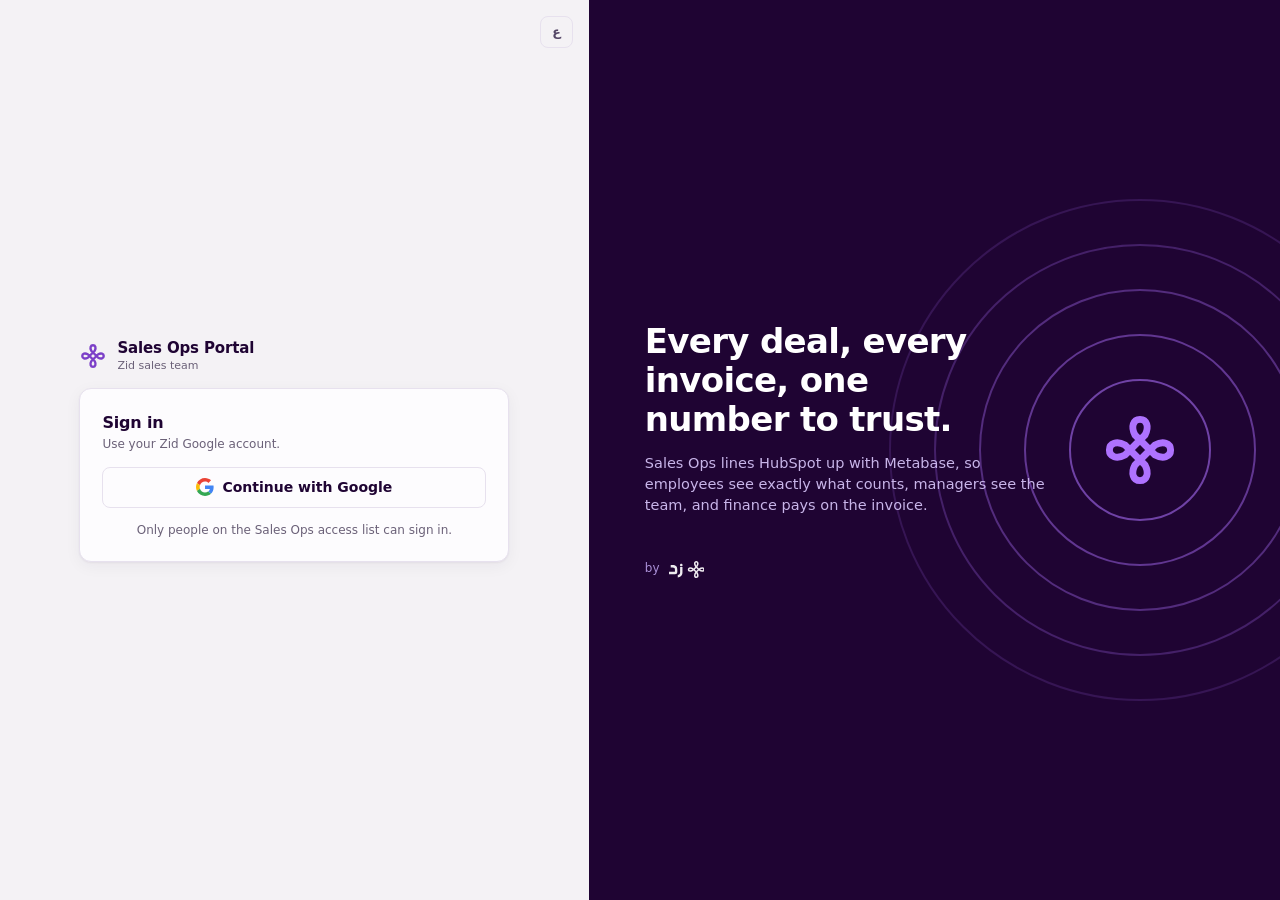
<file: index.html>
<!DOCTYPE html>
<html lang="en">
<head>
  <meta charset="utf-8">
  <meta name="viewport" content="width=device-width, initial-scale=1, viewport-fit=cover">
  <meta name="color-scheme" content="light">
  <meta name="theme-color" content="#1f0433">
  <title>Sales Ops Portal · Zid</title>
  <!-- Theme before first paint, in its own file so the CSP can forbid inline scripts. -->
  <script src="theme-boot.js?v=20261115h"></script>
  <link rel="icon" type="image/svg+xml" href="favicon.svg">
  <link rel="icon" type="image/png" sizes="32x32" href="favicon-32.png">
  <link rel="apple-touch-icon" href="apple-touch-icon.png">
  <!-- ?v= is a cache buster (no build step): bump it on every release. -->
  <link rel="stylesheet" href="styles.css?v=20261115h">
  <link rel="stylesheet" href="ops.css?v=20261115h">
</head>
<body>
  <div id="app"></div>
  <script src="config.js?v=20261115h"></script>
  <script src="i18n.js?v=20261115h"></script>
  <script src="charts.js?v=20261115h"></script>
  <script src="daterange.js?v=20261115h"></script>
  <script src="tables.js?v=20261115h"></script>
  <script src="logic.js?v=20261115h"></script>
  <script src="data.js?v=20261115h"></script>
  <script src="api.js?v=20261115h"></script>
  <script src="brand.js?v=20261115h"></script>
  <script src="core.js?v=20261115h"></script>
  <script src="views-main.js?v=20261115h"></script>
  <script src="views-perf.js?v=20261115h"></script>
  <script src="views-money.js?v=20261115h"></script>
  <script src="views-integrations.js?v=20261115h"></script>
  <script src="views-rules.js?v=20261115h"></script>
  <script src="views-access.js?v=20261115h"></script>
  <script src="app.js?v=20261115h"></script>
</body>
</html>
</file>
<file: styles.css>
/* ============================================================
   Sales Hunter styles (shared by Sales Ops)
   Token-level theming: palette defined as custom properties on
   :root, redefined for dark via media query AND [data-theme]
   overrides (the in-app toggle stamps data-theme on <html>).
   Chart series colors follow the validated data-viz palette.
   ============================================================ */

/* Zid brand (brand.zid.sa): deep aubergine #1F0433, purple #AE72FF,
   lavender-gray neutrals. Chart series/funnel steps are validated
   (dataviz six-checks) against each mode's surface. */
:root {
  /* chrome */
  --ground: #f4f2f5;
  --surface: #fdfcfe;
  --surface-2: #f1edf6;
  --ink: #1f0433;
  --ink-2: #544666;
  --muted: #6b6178;          /* AA on light surfaces (was #8b7f9b) */
  --hairline: #e7e1ee;
  --brand: #7c40c8;          /* accent: links, active nav, logo highlights (AA as text) */
  --brand-strong: #6a34ad;
  --brand-ink: #ffffff;
  --brand-soft: #efe6fb;
  --cta: #1f0433;            /* primary buttons — Zid aubergine */
  --cta-strong: #3c1c54;
  --cta-ink: #ffffff;
  --focus: #8f54db;
  --shadow: 0 1px 2px rgba(31, 4, 51, 0.05), 0 4px 16px rgba(31, 4, 51, 0.05);

  /* chart series (validated for light surface) */
  --s1: #8f54db; --s2: #0d9488;
  /* ordinal ramp for funnel (Zid purple, light→dark) */
  --f1: #c4a1f9; --f2: #a878ec; --f3: #8b52d9; --f4: #6e35bd; --f5: #53259c; --f6: #3c1c54;
  /* status (reserved semantics, never themed) */
  --good: #0ca30c; --good-text: #006300; --warning: #fab219; --serious: #ec835a; --critical: #d03b3b;
  --grid: #e5e0eb; --axis-ink: #8b7f9b; --mark-muted: #cfc7da;
}

@media (prefers-color-scheme: dark) {
  :root {
    --ground: #120a1c;
    --surface: #1c1226;
    --surface-2: #261a33;
    --ink: #f4f0f9;
    --ink-2: #c6bbd4;
    --muted: #95889f;
    --hairline: #332543;
    --brand: #ae72ff;
    --brand-strong: #bd8bff;
    --brand-ink: #1f0433;
    --brand-soft: #2e1f42;
    --cta: #ae72ff;
    --cta-strong: #bd8bff;
    --cta-ink: #1f0433;
    --focus: #ae72ff;
    --shadow: 0 1px 2px rgba(0, 0, 0, 0.4), 0 4px 16px rgba(0, 0, 0, 0.3);

    --s1: #9d5cf0; --s2: #21a5a5;
    --f1: #e9dcff; --f2: #cfb0ff; --f3: #ae72ff; --f4: #9159e0; --f5: #7a45c9; --f6: #6636ad;
    --good: #0ca30c; --good-text: #0ca30c; --critical: #ef6461;
    --grid: #2e2438; --axis-ink: #95889f; --mark-muted: #4d4160;
  }
}

/* Scrollbars and other browser-drawn parts (form controls) follow the
   app's theme, not the computer's: without this, a computer in dark mode
   painted dark scrollbars over the light app. Untitled UI keeps the
   browser's own scrollbar, so this is the whole styling; strips that
   scroll sideways hide theirs (.scrollbar-hide, below). */
:root { color-scheme: light; }
:root[data-theme="dark"] { color-scheme: dark; }

/* Explicit theme override (viewer toggle) must win in both directions */
:root[data-theme="light"] {
  --ground: #f4f2f5; --surface: #fdfcfe; --surface-2: #f1edf6;
  --ink: #1f0433; --ink-2: #544666; --muted: #6b6178; --hairline: #e7e1ee;
  --brand: #7c40c8; --brand-strong: #6a34ad; --brand-ink: #ffffff; --brand-soft: #efe6fb;
  --cta: #1f0433; --cta-strong: #3c1c54; --cta-ink: #ffffff;
  --focus: #8f54db;
  --shadow: 0 1px 2px rgba(31, 4, 51, 0.05), 0 4px 16px rgba(31, 4, 51, 0.05);
  --s1: #8f54db; --s2: #0d9488;
  --f1: #c4a1f9; --f2: #a878ec; --f3: #8b52d9; --f4: #6e35bd; --f5: #53259c; --f6: #3c1c54;
  --good: #0ca30c; --good-text: #006300;
  --grid: #e5e0eb; --axis-ink: #8b7f9b; --mark-muted: #cfc7da;
}
:root[data-theme="dark"] {
  --ground: #120a1c; --surface: #1c1226; --surface-2: #261a33;
  --ink: #f4f0f9; --ink-2: #c6bbd4; --muted: #95889f; --hairline: #332543;
  --brand: #ae72ff; --brand-strong: #bd8bff; --brand-ink: #1f0433; --brand-soft: #2e1f42;
  --cta: #ae72ff; --cta-strong: #bd8bff; --cta-ink: #1f0433;
  --focus: #ae72ff;
  --shadow: 0 1px 2px rgba(0, 0, 0, 0.4), 0 4px 16px rgba(0, 0, 0, 0.3);
  --s1: #9d5cf0; --s2: #21a5a5;
  --f1: #e9dcff; --f2: #cfb0ff; --f3: #ae72ff; --f4: #9159e0; --f5: #7a45c9; --f6: #6636ad;
  --good: #0ca30c; --good-text: #0ca30c; --critical: #ef6461;
  --grid: #2e2438; --axis-ink: #95889f; --mark-muted: #4d4160;
}

/* ---- Base ---- */
* { box-sizing: border-box; }
html, body { margin: 0; padding: 0; }
/* Phones, Safari and the native app wrapper alike: text keeps the size
   it was given when the phone turns, and a tap doesn't flash grey. */
html { -webkit-text-size-adjust: 100%; text-size-adjust: 100%; }
body { -webkit-tap-highlight-color: transparent; }
body {
  font-family: "Suisse Intl", "Suisse Int'l", "Inter", system-ui, -apple-system, "Segoe UI", sans-serif;
  background: var(--ground);
  color: var(--ink);
  font-size: 14px;
  line-height: 1.45;
  -webkit-font-smoothing: antialiased;
}
h1, h2, h3 { margin: 0; font-weight: 650; letter-spacing: -0.01em; text-wrap: balance; }
h1 { font-size: 20px; }
h2 { font-size: 16px; }
h3 { font-size: 13.5px; }
p { margin: 0; }
a { color: var(--brand); }
button { font: inherit; cursor: pointer; }
:focus-visible { outline: 2px solid var(--focus); outline-offset: 2px; border-radius: 4px; }
@media (prefers-reduced-motion: reduce) {
  * { animation: none !important; transition: none !important; }
}

.eyebrow {
  font-size: 11px; font-weight: 600; letter-spacing: 0.08em;
  text-transform: uppercase; color: var(--muted);
}

/* ---- App shell ---- */
.shell { display: flex; min-height: 100vh; }
/* Sidebar lives in Zid aubergine in BOTH themes — Sales Hunter's signature */
.sidebar {
  width: 232px; flex: 0 0 232px;
  background: #1f0433;
  color: #e9ddfb;
  border-inline-end: 1px solid rgba(255,255,255,0.06);
  /* The sidebar is dark in both themes, so its own scrollbar is too. */
  color-scheme: dark;
  display: flex; flex-direction: column;
  position: sticky; top: 0; height: 100vh;
}
.brand {
  display: flex; align-items: center; gap: 10px;
  padding: 18px 16px 14px;
}
.brand .sh-mark { width: 28px; height: 28px; flex: none; color: #ae72ff; }
.brand .zid-logo { height: 24px; width: auto; flex: none; color: var(--ink); }
.brand b { font-size: 15px; letter-spacing: -0.01em; display: block; color: #ffffff; }
.brand small { color: #a98fd6; font-size: 11px; display: block; margin-top: -2px; }

.nav { padding: 6px 10px; display: flex; flex-direction: column; gap: 2px; }
.nav a {
  position: relative;
  display: flex; align-items: center; gap: 10px;
  padding: 8px 10px; border-radius: 8px;
  color: #c8b5e9; text-decoration: none; font-weight: 500;
}
.nav a svg { width: 17px; height: 17px; flex: 0 0 17px; opacity: 0.85; }
.nav a:hover { background: rgba(255, 255, 255, 0.07); color: #ffffff; }
.nav a.active { background: rgba(174, 114, 255, 0.22); color: #dcc6ff; font-weight: 600; }
.nav .nav-label { flex: 1; white-space: nowrap; overflow: hidden; }
.nav-sec {
  margin: 12px 12px 4px; font-size: 10.5px; font-weight: 700;
  letter-spacing: 0.06em; text-transform: uppercase; color: #8f74c4;
}
.nav-divider { height: 1px; background: rgba(255,255,255,0.09); margin: 8px 12px; }
.nav-badge {
  flex: none; min-width: 20px; height: 20px; padding: 0 6px;
  display: inline-flex; align-items: center; justify-content: center;
  border-radius: 10px; font-size: 11px; font-weight: 700;
  background: #ae72ff; color: #1f0433;
}

/* Collapse toggle + icon-rail state */
.nav-toggle {
  margin-inline-start: auto; flex: none;
  background: none; border: none; color: #a98fd6; cursor: pointer;
  width: 26px; height: 26px; border-radius: 7px;
  display: inline-flex; align-items: center; justify-content: center;
}
.nav-toggle:hover { background: rgba(255,255,255,0.1); color: #fff; }
.nav-toggle svg { width: 16px; height: 16px; transition: transform .15s; }
/* Mobile-only hamburger — only sized/shown inside the narrow-screen media
   query below; hidden here so it doesn't render as a blank button on
   desktop widths, where .nav-toggle is the real collapse control. */
.mobile-menu-btn { display: none; }
.nav-collapsed .sidebar { width: 66px; flex-basis: 66px; }
.nav-collapsed .brand-txt, .nav-collapsed .nav-label,
.nav-collapsed .nav-sec, .nav-collapsed .side-foot .who,
.nav-collapsed .side-foot .link-btn { display: none; }
.nav-collapsed .brand { flex-direction: column; justify-content: center; padding: 16px 8px 12px; gap: 8px; }
.nav-collapsed .nav-toggle { margin: 0; position: static; background: rgba(255,255,255,0.07); }
.nav-collapsed .nav-toggle svg { transform: rotate(180deg); }
.nav-collapsed .nav a { justify-content: center; padding: 9px; }
.nav-collapsed .nav-divider { margin: 8px 14px; }
.nav-collapsed .nav-badge {
  position: absolute; top: 3px; inset-inline-end: 3px;
  min-width: 8px; height: 8px; padding: 0; font-size: 0; border-radius: 50%;
}
.nav-collapsed .side-foot { display: flex; justify-content: center; padding: 12px 8px; }
.nav-collapsed .userchip { gap: 0; }

.side-foot { margin-top: auto; padding: 12px; border-top: 1px solid rgba(255, 255, 255, 0.12); }
.side-foot .userchip .who b { color: #ffffff; }
.side-foot .userchip .who span { color: #a98fd6; }
.side-foot .link-btn { border-color: rgba(255, 255, 255, 0.22); color: #c8b5e9; }
.side-foot .link-btn:hover { background: rgba(255, 255, 255, 0.08); color: #ffffff; }
.side-foot .avatar { background: #ae72ff; color: #1f0433; }
.userchip { display: flex; align-items: center; gap: 10px; }
.avatar {
  position: relative; overflow: hidden;
  width: 32px; height: 32px; border-radius: 50%;
  background: var(--cta); color: var(--cta-ink);
  display: inline-flex; align-items: center; justify-content: center;
  font-size: 12px; font-weight: 700; flex: 0 0 32px;
}
.avatar .av-img { position: absolute; inset: 0; width: 100%; height: 100%; object-fit: cover; }
.userchip .who b { display: block; font-size: 12.5px; }
.userchip .who span { color: var(--muted); font-size: 11px; }
.side-foot .link-btn { margin-top: 8px; }

/* ---- Main column ---- */
.main { flex: 1; min-width: 0; display: flex; flex-direction: column; }
.topbar {
  display: flex; align-items: center; justify-content: space-between; gap: 12px;
  padding: 14px 24px;
  border-bottom: 1px solid var(--hairline);
  background: color-mix(in srgb, var(--ground) 82%, transparent);
  backdrop-filter: blur(6px);
  position: sticky; top: 0; z-index: 20;
}
.topbar .crumbs { display: flex; align-items: baseline; gap: 10px; }
.topbar .crumbs .demo-pill {
  font-size: 10.5px; font-weight: 600; letter-spacing: 0.06em; text-transform: uppercase;
  color: var(--brand); background: var(--brand-soft);
  padding: 3px 8px; border-radius: 99px;
}
.topbar .actions { display: flex; align-items: center; gap: 8px; }

/* Layout spacing scale (Untitled UI steps). Space between boxes on a
   page uses --gap-section (between sections) and --gap-grid (between
   cards and tiles in a row); --pad-box is the inside of cards and tiles.
   Phones step everything down once (see max-width: 640px below). */
:root {
  --sp-1: 4px; --sp-2: 8px; --sp-3: 12px; --sp-4: 16px; --sp-5: 20px; --sp-6: 24px; --sp-8: 32px;
  --gap-section: var(--sp-5); --gap-grid: var(--sp-5); --pad-box: var(--sp-5);
}
.content { padding: var(--sp-6) var(--sp-6) 48px; max-width: 1180px; width: 100%; margin: 0 auto; }
/* Sections stack with one gap, also inside views that render into a
   wrapper of their own (.stack, e.g. Program overview's #ov-body). */
.content > * + *, .stack > * + * { margin-top: var(--gap-section); }
/* A footnote belongs to the box above it. */
.content > * + .sub, .stack > * + .sub { margin-top: var(--sp-2); }

/* ---- Buttons ---- */
.btn {
  background: var(--cta); color: var(--cta-ink);
  border: none; border-radius: 8px; padding: 9px 16px;
  font-weight: 600;
}
.btn:hover { background: var(--cta-strong); }
.btn.secondary {
  background: var(--surface); color: var(--ink);
  border: 1px solid var(--hairline);
}
.btn.secondary:hover { background: var(--surface-2); }
.ghost-btn, .link-btn {
  background: none; border: 1px solid var(--hairline); color: var(--ink-2);
  border-radius: 7px; padding: 5px 10px; font-size: 12px; font-weight: 500;
}
.ghost-btn:hover, .link-btn:hover { background: var(--surface-2); color: var(--ink); }
.icon-btn {
  background: none; border: 1px solid var(--hairline); color: var(--ink-2);
  border-radius: 8px; width: 32px; height: 32px;
  display: inline-flex; align-items: center; justify-content: center;
}
.icon-btn:hover { background: var(--surface-2); }
.icon-btn svg { width: 16px; height: 16px; }

/* First-run / empty states */
.empty-state { text-align: center; padding: 40px 24px; max-width: 620px; margin: 0 auto; }
.empty-state .es-icon {
  display: inline-flex; align-items: center; justify-content: center;
  width: 52px; height: 52px; border-radius: 14px;
  background: var(--brand-soft); color: var(--brand-strong); margin-bottom: 14px;
}
.empty-state .es-icon svg { width: 24px; height: 24px; }
.empty-state h3 { font-size: 17px; }
.empty-state .sub { margin: 8px auto 18px; max-width: 460px; }
.empty-state .btn { display: inline-block; text-decoration: none; }
.how-steps { margin: 0; padding: 0; list-style: none; counter-reset: step; display: flex; flex-direction: column; gap: 14px; }
.how-steps li { counter-increment: step; display: grid; grid-template-columns: 28px 1fr; gap: 4px 12px; align-items: baseline; }
.how-steps li::before {
  content: counter(step); grid-row: span 2;
  width: 28px; height: 28px; border-radius: 50%;
  background: var(--brand-soft); color: var(--brand-strong);
  display: inline-flex; align-items: center; justify-content: center;
  font-weight: 700; font-size: 12.5px;
}
.how-steps li b { font-size: 13.5px; }
.how-steps li span { color: var(--muted); font-size: 13px; grid-column: 2; }

/* Refresh control */
.icon-btn.spinning svg { animation: sh-spin 0.7s linear infinite; }
@keyframes sh-spin { to { transform: rotate(360deg); } }

/* Profile page — summary column + form column */
.profile-grid { display: grid; grid-template-columns: 300px 1fr; gap: var(--gap-grid); align-items: start; max-width: 1000px; }
.profile-summary { text-align: center; position: sticky; top: 16px; }
.ps-photo { position: relative; width: 88px; margin: 4px auto 10px; }
.ps-avatar { width: 88px !important; height: 88px !important; flex: 0 0 88px !important; font-size: 30px !important; box-shadow: var(--shadow); }
.ps-cam {
  position: absolute; bottom: -2px; inset-inline-end: -2px;
  width: 30px; height: 30px; border-radius: 50%;
  background: var(--cta); color: var(--cta-ink);
  border: 2px solid var(--surface); cursor: pointer;
  display: inline-flex; align-items: center; justify-content: center; padding: 0;
}
.ps-cam:hover { background: var(--cta-strong); }
.ps-cam svg { width: 14px; height: 14px; }
.ps-photo-links { font-size: 12px; margin-bottom: 10px; }
.ps-sep { color: var(--muted); margin: 0 7px; }
.profile-summary h2 { font-size: 19px; }
.profile-summary .sub { color: var(--muted); font-size: 13px; margin-top: 3px; }
.ps-badges { display: flex; justify-content: center; align-items: center; gap: 8px; flex-wrap: wrap; margin-top: 14px; }
.ps-divider { height: 1px; background: var(--hairline); margin: 18px -4px; }
.ps-stats { display: flex; flex-direction: column; gap: 15px; margin: 0; text-align: start; }
.ps-stats > div { display: flex; justify-content: space-between; align-items: baseline; gap: 10px; }
.ps-stats dt { color: var(--muted); font-size: 12.5px; }
.ps-stats dd { margin: 0; font-weight: 700; font-size: 15px; font-variant-numeric: tabular-nums; }
.profile-form-col { display: flex; flex-direction: column; gap: 16px; min-width: 0; }
.profile-grid .card-head { margin-bottom: 14px; }
.profile-grid .f-label { font-size: 11.5px; margin-bottom: 4px; }
.profile-grid .form-grid { gap: 14px 18px; }
.profile-actions { display: flex; justify-content: flex-end; }
.profile-actions .btn { padding: 10px 22px; }
@media (max-width: 760px) {
  .profile-grid { grid-template-columns: 1fr; }
  .profile-summary { position: static; }
}

/* Team & Access — user table (avatar rows, badges, icon actions) */
.u-cell { display: flex; align-items: center; gap: 10px; }
.u-av { width: 34px; height: 34px; flex: none; font-size: 12px; }
.u-meta b { display: block; font-size: 13px; }
.count-badge {
  font-size: 11.5px; font-weight: 600; color: var(--ink-2);
  border: 1px solid var(--hairline); border-radius: 99px; padding: 1px 9px;
}
.dot-badge {
  display: inline-flex; align-items: center; gap: 6px;
  padding: 2px 9px; border-radius: 99px; font-size: 11.5px; font-weight: 600;
  border: 1px solid var(--hairline);
}
.dot-badge i { width: 6px; height: 6px; border-radius: 50%; flex: none; }
.dot-badge.active { color: var(--good-text); }
.dot-badge.active i { background: var(--good); }
.dot-badge.off { color: var(--muted); }
.dot-badge.off i { background: var(--muted); }
.dot-badge.pending { color: var(--warning-text, var(--ink-2)); }
.dot-badge.pending i { background: var(--warning); }
.pill-ext {
  display: inline-block; padding: 1px 8px; border-radius: 6px; font-size: 11.5px; font-weight: 600;
  background: var(--brand-soft); color: var(--brand-strong); white-space: nowrap;
}
.role-badge {
  display: inline-block; padding: 2px 8px; border-radius: 6px;
  font-size: 11px; font-weight: 600; white-space: nowrap;
}
.role-badge.mgr { background: var(--brand-soft); color: var(--brand-strong); }
.role-badge.fin { background: color-mix(in srgb, var(--s2) 16%, transparent); color: var(--s2); }
.role-badge.emp { background: var(--surface-2); color: var(--ink-2); }
.unreg-pill {
  display: inline-block; padding: 1px 7px; border-radius: 6px;
  font-size: 11px; font-weight: 600; white-space: nowrap; cursor: default;
  background: var(--surface-2); color: var(--muted); border: 1px dashed var(--hairline);
}
.tbl-icon {
  background: none; border: 1px solid transparent; color: var(--muted);
  width: 30px; height: 30px; border-radius: 7px; cursor: pointer;
  display: inline-flex; align-items: center; justify-content: center; vertical-align: middle;
}
.tbl-icon + .tbl-icon { margin-inline-start: 2px; }
.tbl-icon:hover { background: var(--surface-2); color: var(--ink); border-color: var(--hairline); }
.tbl-icon svg { width: 15px; height: 15px; }
.tbl-search {
  width: 200px; padding: 7px 11px; border-radius: 8px;
  border: 1px solid var(--hairline); background: var(--surface); color: var(--ink); font: inherit; font-size: 13px;
}
/* Pagination (Untitled UI PaginationCardAdvanced, align center; Tbl.pager) */
.pg-bar { display: flex; align-items: center; justify-content: space-between; gap: var(--sp-3);
  margin-top: var(--sp-1); padding: var(--sp-3) var(--sp-1) 0; border-top: 1px solid var(--hairline); }
.pg-where { display: flex; align-items: center; gap: var(--sp-2); font-size: 14px; font-weight: 500; color: var(--ink-2, var(--muted)); white-space: nowrap; }
.pg-bar .pg-input { width: 44px; min-width: 0; height: 36px; padding: 0 4px; text-align: center; font: inherit; font-size: 14px; font-weight: 500;
  color: var(--ink); background: var(--surface); border: 1px solid var(--hairline); border-radius: 8px; box-shadow: 0 1px 2px rgba(16,24,40,.05); }
.pg-bar .pg-input:focus { outline: 2px solid var(--focus); outline-offset: 1px; }
.pg-rows { margin-inline-start: var(--sp-2); padding-inline-start: var(--sp-3); border-inline-start: 1px solid var(--hairline); font-weight: 400; color: var(--muted); }
.pg-nav { display: flex; align-items: center; justify-content: center; gap: var(--sp-4); flex: 1; }
.pg-group { display: flex; gap: var(--sp-2); }
.pg-btn { width: 36px; height: 36px; display: grid; place-items: center; padding: 0; cursor: pointer; color: var(--ink-2, var(--muted));
  background: var(--surface); border: 1px solid var(--hairline); border-radius: 8px; box-shadow: 0 1px 2px rgba(16,24,40,.05); }
.pg-btn svg { width: 20px; height: 20px; }
.pg-btn:hover:not(:disabled) { background: var(--surface-2); color: var(--ink); }
.pg-btn:disabled { cursor: default; color: var(--mark-muted, var(--hairline)); box-shadow: none; }
[dir="rtl"] .pg-btn svg { transform: scaleX(-1); }
.pg-nums { display: flex; gap: 2px; }
.pg-num, .pg-gap { width: 36px; height: 36px; display: grid; place-items: center; border-radius: 8px; font-size: 14px; font-weight: 500;
  color: var(--muted); font-variant-numeric: tabular-nums; }
.pg-num { border: 0; background: none; cursor: pointer; font-family: inherit; }
.pg-num:hover { background: var(--surface-2); color: var(--ink-2, var(--ink)); }
.pg-num.on { background: var(--surface-2); color: var(--ink); }
.pg-mobile { display: none; font-size: 14px; color: var(--ink-2, var(--muted)); }
.pg-size { display: flex; align-items: center; gap: var(--sp-2); font-size: 14px; font-weight: 500; color: var(--ink-2, var(--muted)); white-space: nowrap; }
.pg-bar .pg-per { width: auto; height: 36px; min-width: 64px; padding-block: 0; padding-inline: 10px 30px; font: inherit; font-size: 14px; font-weight: 500; color: var(--ink);
  background-color: var(--surface); border: 1px solid var(--hairline); border-radius: 8px; box-shadow: 0 1px 2px rgba(16,24,40,.05); cursor: pointer; }
@media (max-width: 900px) { .pg-rows { display: none; } }
@media (max-width: 640px) {
  .pg-where, .pg-nums, .pg-size { display: none; }
  .pg-mobile { display: block; flex: 1; text-align: center; }
  .pg-nav { justify-content: space-between; }
}
/* Integrations page */
.intg-card { margin-bottom: 16px; }
.intg-head { display: flex; align-items: center; justify-content: space-between; gap: 12px; flex-wrap: wrap; margin-bottom: 16px; }
.intg-title { display: flex; align-items: center; gap: 12px; }
.intg-logo {
  width: 40px; height: 40px; flex: none; border-radius: 10px;
  display: inline-flex; align-items: center; justify-content: center;
  font-weight: 800; font-size: 18px; color: #fff;
}
.intg-logo.hs { background: #ff7a59; }
.intg-logo.mb { background: #509ee3; }
.intg-body { display: flex; flex-direction: column; gap: 14px; }
.intg-sub-h {
  font-size: 11px; text-transform: uppercase; letter-spacing: 0.06em; font-weight: 700;
  color: var(--muted); margin: 4px 0 0; padding-top: 14px; border-top: 1px solid var(--hairline);
}
.intg-body > .intg-sub-h:first-child { padding-top: 0; border-top: none; }
.pipeline-grid { display: grid; grid-template-columns: repeat(auto-fill, minmax(190px, 1fr)); gap: 8px; }
.pipeline-chk {
  display: flex; align-items: baseline; gap: 8px; padding: 8px 10px;
  border: 1px solid var(--hairline); border-radius: 8px; cursor: pointer; font-size: 13px;
}
.pipeline-chk:has(input:checked) { border-color: var(--brand); background: var(--brand-soft); }
.pipeline-chk input { flex: none; margin: 0; }
.pipeline-chk span:first-of-type { flex: 1; }
.pipeline-chk .cell-sub { font-size: 10.5px; }

/* Chip / tag input (extra properties, other pipeline IDs) */
.chip-input {
  display: flex; flex-wrap: wrap; align-items: center; gap: 6px;
  border: 1px solid var(--hairline); border-radius: 8px; padding: 6px 8px; background: var(--surface);
}
.chip-input input[type="text"] { border: none; padding: 4px 2px; min-width: 140px; flex: 1; width: auto; }
.chip-input input[type="text"]:focus { outline: none; }
.chip {
  display: inline-flex; align-items: center; gap: 5px;
  background: var(--surface-2); border: 1px solid var(--hairline); border-radius: 6px;
  padding: 3px 4px 3px 9px; font-size: 12px; font-family: ui-monospace, monospace;
}
.chip-x {
  background: none; border: none; cursor: pointer; color: var(--muted);
  width: 18px; height: 18px; border-radius: 4px; font-size: 14px; line-height: 1;
  display: inline-flex; align-items: center; justify-content: center;
}
.chip-x:hover { background: var(--hairline); color: var(--critical); }
.intg-ssh { margin-top: 18px; }
.intg-ssh .ssh-key { font-family: ui-monospace, SFMono-Regular, Menlo, monospace; font-size: 12px; line-height: 1.5; resize: vertical; min-height: 92px; }
.intg-ssh .ssh-step { display: flex; flex-direction: column; gap: 8px; margin-top: 14px; }
.intg-ssh .ssh-step > b { font-size: 13.5px; font-weight: 650; }
.intg-ssh .ssh-step > .btn { align-self: flex-start; }
.intg-ssh .ssh-step > .link-btn { align-self: flex-start; }
.intg-ssh .ssh-pub { display: flex; gap: 8px; align-items: flex-start; }
.intg-ssh .ssh-pub code { flex: 1; min-width: 0; font-size: 12px; line-height: 1.5; padding: 9px 12px; background: var(--surface-2); border: 1px solid var(--hairline); border-radius: 8px; word-break: break-all; direction: ltr; text-align: left; user-select: all; }
.intg-ssh .ssh-own { margin-top: 14px; font-size: 13px; }
.intg-ssh .ssh-own summary { cursor: pointer; color: var(--ink-2); font-weight: 500; margin-bottom: 8px; }
.intg-ssh .ssh-fp code { font-size: 11.5px; word-break: break-all; }
.intg-ssh .link-btn { background: none; border: 0; padding: 0; color: var(--brand); font-weight: 600; cursor: pointer; font: inherit; font-size: 12.5px; }
.intg-actions {
  display: flex; align-items: center; justify-content: space-between; gap: 12px;
  padding-top: 14px; border-top: 1px solid var(--hairline); flex-wrap: wrap;
}

/* Hunter drawer — polished slide-over */
.hunter-drawer { padding: 0; position: relative; }
.hd-close { position: absolute; top: 16px; inset-inline-end: 16px; z-index: 1; }
.hd-top {
  padding: 24px 22px 18px; text-align: center;
  background: linear-gradient(180deg, var(--brand-soft) 0%, transparent 100%);
  border-bottom: 1px solid var(--hairline);
}
.hd-avatar { width: 68px !important; height: 68px !important; flex: 0 0 68px !important; font-size: 23px !important; margin: 0 auto 12px; box-shadow: var(--shadow); }
.hd-id h2 { font-size: 19px; }
.hd-id .sub { color: var(--muted); font-size: 13px; margin-top: 3px; }
.hd-badges { display: flex; justify-content: center; align-items: center; gap: 8px; flex-wrap: wrap; margin-top: 12px; }
.hd-stats { display: grid; grid-template-columns: 1fr 1fr; gap: 10px; padding: 16px 22px 8px; }
.hd-stat { border: 1px solid var(--hairline); border-radius: 11px; padding: 12px 14px; background: var(--surface-2); }
.hd-stat span { color: var(--muted); font-size: 11.5px; display: block; }
.hd-stat b { font-size: 18px; display: block; margin-top: 4px; letter-spacing: -0.01em; }
.hd-section { padding: 12px 22px; }
.hd-h { font-size: 10.5px; text-transform: uppercase; letter-spacing: 0.06em; color: var(--muted); font-weight: 700; margin: 0 0 10px; }
.hd-kv { display: grid; grid-template-columns: auto 1fr; gap: 9px 12px; margin: 0; font-size: 13px; align-items: baseline; }
.hd-kv dt { color: var(--muted); white-space: nowrap; }
.hd-kv dd { margin: 0; font-weight: 600; text-align: end; }
.hd-note {
  font-size: 11.5px; color: var(--muted); margin: 12px 0 0;
  padding: 9px 11px; background: var(--surface-2); border-radius: 9px; line-height: 1.4;
}

/* Add/Edit user slide-over */
.au-drawer { width: min(440px, 94vw); display: flex; flex-direction: column; }
.au-fields { display: flex; flex-direction: column; gap: 14px; }
.au-actions {
  display: flex; justify-content: flex-end; gap: 10px;
  margin-top: 20px; padding-top: 16px; border-top: 1px solid var(--hairline);
}
.access-cell { display: flex; align-items: center; gap: 6px; flex-wrap: wrap; }
/* Drag-and-drop file upload */
.dropzone {
  border: 1.5px dashed var(--hairline); border-radius: 12px;
  padding: 18px 16px; text-align: center; cursor: pointer;
  background: var(--surface); transition: border-color .15s, background .15s;
}
.dropzone:hover, .dropzone:focus-visible { border-color: var(--brand); outline: none; }
.dropzone.drag { border-color: var(--brand); background: var(--brand-soft); }
.dz-cloud {
  display: inline-flex; align-items: center; justify-content: center;
  width: 38px; height: 38px; border-radius: 9px;
  border: 1px solid var(--hairline); color: var(--ink-2); margin-bottom: 8px;
}
.dz-text { font-size: 13.5px; color: var(--ink-2); }
.dz-link { color: var(--brand); font-weight: 600; }
.dz-hint { font-size: 11.5px; color: var(--muted); margin-top: 3px; }
.dz-file {
  display: flex; align-items: center; gap: 12px;
  border: 1px solid var(--hairline); border-radius: 12px; padding: 12px 14px; margin-top: 8px;
}
.dz-badge {
  flex: none; width: 34px; height: 40px; border-radius: 6px;
  background: var(--brand); color: #fff; font-size: 8.5px; font-weight: 800;
  display: inline-flex; align-items: center; justify-content: center; letter-spacing: .02em;
}
.dz-meta { flex: 1; min-width: 0; }
.dz-name { display: block; font-size: 13px; white-space: nowrap; overflow: hidden; text-overflow: ellipsis; }
.dz-size { font-size: 11.5px; color: var(--muted); }
.dz-remove {
  flex: none; background: none; border: none; cursor: pointer; color: var(--muted);
  width: 28px; height: 28px; border-radius: 7px; display: inline-flex; align-items: center; justify-content: center;
}
.dz-remove:hover { background: var(--surface-2); color: var(--critical); }

/* Onboarding pop-over + reminder banner */
.ob-overlay {
  position: fixed; inset: 0; z-index: 120;
  background: rgba(10, 12, 16, 0.55); backdrop-filter: blur(3px);
  display: flex; align-items: center; justify-content: center; padding: 20px;
}
.ob-modal { max-width: 680px; width: 100%; max-height: 90vh; overflow: auto; }
.ob-actions { margin-top: 16px; display: flex; gap: 12px; align-items: center; flex-wrap: wrap; }
/* Phones: the form is the page itself, not a pop-up over the app. The app
   behind it is hidden, the page scrolls normally (so Safari's bars collapse
   the usual way), and the save button stays in reach at the bottom. */
@media (max-width: 640px) {
  html:has(.ob-overlay), body:has(.ob-overlay) { background: var(--surface); }
  body:has(.ob-overlay) > :not(.ob-overlay):not(script):not(.toast):not(#toast) { display: none !important; }
  .ob-overlay { position: static; inset: auto; padding: 0; display: block; background: var(--surface); backdrop-filter: none; }
  .ob-overlay .ob-modal { max-width: none; max-height: none; min-height: 100vh; min-height: 100dvh; height: auto; overflow: visible;
    border-radius: 0; border: 0; box-shadow: none; padding: calc(16px + env(safe-area-inset-top)) 16px 0; box-sizing: border-box; }
  .ob-actions { position: sticky; bottom: 0; z-index: 1; margin: 20px -16px 0; padding: 12px 16px calc(12px + env(safe-area-inset-bottom));
    background: var(--surface); border-top: 1px solid var(--hairline); }
  .ob-actions .btn { flex: 1 1 100%; justify-content: center; }
  .ob-actions { gap: 8px; }
  .ob-actions .link-btn { flex: 1 1 0; justify-content: center; min-height: 40px; }
}


/* Segmented control for users holding two accesses */
.role-switch {
  display: inline-flex; border: 1px solid var(--hairline); border-radius: 9px;
  overflow: hidden; margin-inline-end: 4px;
}
.rs-btn {
  background: none; border: none; color: var(--ink-2); cursor: pointer;
  padding: 6px 12px; font: inherit; font-size: 12.5px;
}
.rs-btn + .rs-btn { border-inline-start: 1px solid var(--hairline); }
.rs-btn.active { background: var(--ink); color: var(--ground); }
.rs-btn:not(.active):hover { background: var(--surface-2); }

/* ---- Cards & KPI tiles ---- */
.card {
  background: var(--surface);
  border: 1px solid var(--hairline);
  border-radius: 12px;
  padding: var(--pad-box);
  box-shadow: var(--shadow);
}
.card-head { display: flex; align-items: flex-start; justify-content: space-between; gap: 8px; margin-bottom: 10px; }
.card-head .sub, .sub { color: var(--muted); font-size: 12px; margin-top: 2px; }

.kpis {
  display: grid;
  grid-template-columns: repeat(auto-fit, minmax(158px, 1fr));
  gap: var(--gap-grid);
}
@media (min-width: 1100px) {
  .kpis { grid-template-columns: repeat(4, 1fr); }
}
.tile {
  background: var(--surface);
  border: 1px solid var(--hairline);
  border-radius: 12px;
  padding: var(--pad-box);
  box-shadow: var(--shadow);
  min-width: 0;
}
/* Figures that did not make the rows of four (kpiRow in app.js) */
.kpis + .kpi-more { margin-top: var(--sp-3); }
.kpi-more { display: flex; flex-wrap: wrap; gap: var(--sp-2) var(--sp-8); padding: var(--sp-3) var(--pad-box);
  background: var(--surface); border: 1px solid var(--hairline); border-radius: 12px; box-shadow: var(--shadow); }
.km-item { display: flex; align-items: baseline; gap: var(--sp-2); min-width: 0; }
.km-label { font-size: 12.5px; color: var(--ink-2); }
.km-value { font-size: 15px; font-weight: 650; color: var(--ink); font-variant-numeric: tabular-nums; }
.km-sub { font-size: 12px; color: var(--muted); }
.tile .t-label { font-size: 12px; color: var(--ink-2); font-weight: 500; }
.tile .t-value { font-size: 23px; font-weight: 650; letter-spacing: -0.015em; margin-top: 3px; }
.tile .t-delta { font-size: 11.5px; margin-top: 3px; color: var(--muted); }
.tile .t-delta .up { color: var(--good-text); font-weight: 600; }
.tile .t-delta .down { color: var(--critical); font-weight: 600; }
.reason-tiles {
  display: grid;
  grid-template-columns: repeat(auto-fill, minmax(140px, 1fr));
  gap: 18px 12px;
  padding-top: 4px;
}
.reason-tile { text-align: center; min-width: 0; }
.reason-tile .rt-value { font-size: 24px; font-weight: 700; letter-spacing: -0.015em; }
.reason-tile .rt-value.critical { color: var(--critical); }
.reason-tile .rt-value.gray { color: var(--mark-muted); }
.reason-tile .rt-value.warning { color: var(--warning); }
.reason-tile .rt-label {
  font-size: 11px; font-weight: 600; text-transform: uppercase; letter-spacing: 0.02em;
  color: var(--muted); margin-top: 4px;
  /* up to two lines: one line cut most reasons off on a phone */
  overflow: hidden; display: -webkit-box; -webkit-box-orient: vertical; -webkit-line-clamp: 2; overflow-wrap: anywhere;
}

.hero-figure { font-size: 48px; font-weight: 650; letter-spacing: -0.02em; line-height: 1.1; }

.grid-2 { display: grid; grid-template-columns: 1fr 1fr; gap: var(--gap-grid); align-items: stretch; }
.grid-2 > .card { min-width: 0; }

/* ---- Charts ---- */
.viz { width: 100%; height: auto; display: block; }
.viz .grid { stroke: var(--grid); stroke-width: 1; }
.viz .ax { fill: var(--axis-ink); font-size: 11px; font-variant-numeric: tabular-nums; }
.viz .ax.strong { fill: var(--ink-2); font-weight: 500; font-size: 11.5px; }
.viz .ax.dim { fill: var(--muted); font-size: 10.5px; }
.viz .val { fill: var(--ink); font-size: 12px; font-weight: 600; font-variant-numeric: tabular-nums; }
@media (max-width: 640px) {
  .viz .ax { font-size: 12px; } .viz .ax.strong { font-size: 12.5px; } .viz .ax.dim { font-size: 11.5px; } .viz .val { font-size: 13px; }
}
.viz .dim-t { fill: var(--muted); font-weight: 400; }

.viz .s1 { fill: var(--s1); } .viz .s2 { fill: var(--s2); } .viz .s3 { fill: var(--s3); }
.viz .s4 { fill: var(--s4); } .viz .s5 { fill: var(--s5); } .viz .s6 { fill: var(--s6); }
.viz .gray { fill: var(--mark-muted); }
.viz .good { fill: var(--good); } .viz .critical { fill: var(--critical); }
.viz .f1 { fill: var(--f1); } .viz .f2 { fill: var(--f2); } .viz .f3 { fill: var(--f3); }
.viz .f4 { fill: var(--f4); } .viz .f5 { fill: var(--f5); } .viz .f6 { fill: var(--f6); }

.viz .s1-line { fill: none; stroke: var(--s1); stroke-width: 2; stroke-linejoin: round; stroke-linecap: round; }
.viz .s1-wash { fill: var(--s1); opacity: 0.1; }
.viz .s1-dot { fill: var(--s1); }
.viz .ringed { stroke: var(--surface); stroke-width: 2; }
.viz .hoverpt circle { opacity: 0; }
.viz .hoverpt:hover circle { opacity: 1; }
.viz rect[data-tip]:hover, .viz path[data-tip]:hover { filter: brightness(1.08); }


.legend { display: flex; gap: 14px; flex-wrap: wrap; margin: 2px 0 10px; }
.legend .lg { display: inline-flex; align-items: center; gap: 6px; font-size: 12px; color: var(--ink-2); }
.legend .sw { width: 10px; height: 10px; border-radius: 3px; display: inline-block; }
.legend .sw.s1 { background: var(--s1); } .legend .sw.s2 { background: var(--s2); }
.legend .sw.s3 { background: var(--s3); } .legend .sw.gray { background: var(--mark-muted); }
.legend .sw.good { background: var(--good); } .legend .sw.critical { background: var(--critical); }
.legend .sw.f1 { background: var(--f1); } .legend .sw.f2 { background: var(--f2); } .legend .sw.f3 { background: var(--f3); }
.legend .sw.f4 { background: var(--f4); } .legend .sw.f5 { background: var(--f5); } .legend .sw.f6 { background: var(--f6); }

/* month-over-month deltas */
.mom-up { color: var(--good-text); font-weight: 600; }
.mom-down { color: var(--critical); font-weight: 600; }
.mom-flat { color: var(--muted); }

#viz-tip {
  display: none; position: fixed; z-index: 99;
  background: var(--ink); color: var(--ground);
  font-size: 12px; line-height: 1.5;
  padding: 7px 10px; border-radius: 8px;
  pointer-events: none; max-width: 260px;
  box-shadow: 0 4px 14px rgba(0,0,0,0.25);
}

.empty {
  color: var(--muted); font-size: 12.5px;
  padding: 18px 6px; text-align: center;
}

/* ---- Tables ---- */
.tbl-wrap { overflow-x: auto; }
table { border-collapse: collapse; width: 100%; }
th {
  text-align: start; font-size: 11px; font-weight: 600;
  letter-spacing: 0.05em; text-transform: uppercase;
  color: var(--muted); padding: 8px 10px;
  border-bottom: 1px solid var(--hairline);
  white-space: nowrap;
}
td {
  padding: 9px 10px; border-bottom: 1px solid var(--hairline);
  font-size: 13px; vertical-align: middle;
}
td.num, th.num { text-align: end; font-variant-numeric: tabular-nums; }
tr:last-child td { border-bottom: none; }
tbody tr.rowlink { cursor: pointer; }
/* Row highlights only where there is a mouse: a phone keeps :hover stuck
   on the last row tapped, which painted that card in grey patches. */
@media (hover: hover) { tbody tr.rowlink:hover { background: var(--surface-2); } }
table.mini td, table.mini th { padding: 6px 8px; font-size: 12.5px; }

/* Sortable headers (tables.js): the header text is the button. */
.th-sort {
  all: unset; cursor: pointer; display: inline-flex; align-items: center; gap: 4px;
  font: inherit; letter-spacing: inherit; text-transform: inherit; color: inherit;
}
.th-sort:hover, .th-sort.on { color: var(--ink); }
.th-sort:focus-visible { outline: 2px solid var(--focus); outline-offset: 2px; border-radius: 3px; }
.th-arrow { font-size: 10px; opacity: 0.45; }
.th-sort.on .th-arrow { opacity: 1; color: var(--brand); }
th.num .th-sort { flex-direction: row-reverse; }
.sr-only { position: absolute; width: 1px; height: 1px; padding: 0; margin: -1px; overflow: hidden; clip: rect(0 0 0 0); white-space: nowrap; border: 0; }
.sort-picker { display: none; align-items: center; gap: 6px; }
.chk-inline { display: inline-flex; align-items: center; gap: 6px; font-size: 13px; color: var(--ink-2); cursor: pointer; white-space: nowrap; }
.chk-inline input { width: 16px; height: 16px; margin: 0; accent-color: var(--brand); }
/* Program settings */
.set-card { margin-bottom: 14px; }
.f-unit { display: flex; align-items: center; gap: 8px; }
.f-unit input { flex: 1; min-width: 0; }
.f-unit span { color: var(--muted); font-size: 13px; white-space: nowrap; }
.f-check { align-self: end; padding-bottom: 4px; min-width: 0; }
.f-check .chk-inline { white-space: normal; align-items: flex-start; }
.f-check .chk-inline input { margin-top: 2px; flex: none; }
.f-static { font-size: 14px; color: var(--ink); margin-top: 6px; }
.lv-table input { width: 100%; min-width: 90px; }
.set-save {
  position: sticky; bottom: calc(12px + env(safe-area-inset-bottom)); z-index: 20;
  display: flex; align-items: center; justify-content: flex-end; gap: 10px; flex-wrap: wrap;
  margin: 4px 0 18px; padding: 12px 14px; border-radius: 12px;
  background: var(--surface); border: 1px solid var(--hairline); box-shadow: 0 8px 24px rgba(0,0,0,0.10);
}
.set-save .f-error { flex: 1 1 100%; margin: 0; }
/* Phones: the save panel (impact line, apply-from date, buttons) is about a
   quarter of the screen tall, so it sits at the end of the form instead of
   covering the fields while scrolling. */
@media (max-width: 640px) {
  .set-save { position: static; }
  .set-save .btn { flex: 1 1 auto; justify-content: center; }
}
.sort-picker select { width: auto; }
/* Row selection + bulk bar */
th.sel-col, td.sel-col { width: 32px; padding-inline-end: 0; }
.sel-col input { width: 16px; height: 16px; margin: 0; accent-color: var(--brand); cursor: pointer; }
.bulk-bar {
  position: sticky; bottom: calc(12px + env(safe-area-inset-bottom)); z-index: 20;
  display: flex; align-items: center; gap: 12px; flex-wrap: wrap;
  margin: 10px 0; padding: 10px 14px; border-radius: 12px;
  background: var(--ink); color: var(--ground); box-shadow: 0 8px 24px rgba(0,0,0,0.18);
}
.bulk-bar .bulk-acts { display: flex; gap: 8px; flex-wrap: wrap; flex: 1; }
.bulk-bar .btn.secondary { background: transparent; color: var(--ground); border-color: rgba(255,255,255,0.35); }
.bulk-bar .link-btn { color: var(--ground); opacity: 0.8; }
td .cell-sub { display: block; color: var(--muted); font-size: 11.5px; }

/* stage pill: colored dot + label (color never alone) */
.stage-pill {
  display: inline-flex; align-items: center; gap: 6px;
  font-size: 12px; font-weight: 500; color: var(--ink-2);
  background: var(--surface-2); border-radius: 99px; padding: 3px 10px 3px 8px;
  white-space: nowrap;
}
.stage-pill i { width: 7px; height: 7px; border-radius: 50%; display: inline-block; }
.stage-pill.g-open i { background: var(--s1); }
.stage-pill.g-won i { background: var(--good); }
.stage-pill.g-lost i { background: var(--critical); }
.stage-pill.g-unq i { background: var(--muted); }

.money-pos { color: var(--good-text); font-weight: 600; }

.status-chip {
  display: inline-flex; align-items: center; gap: 5px;
  font-size: 11.5px; font-weight: 600; border-radius: 99px; padding: 2px 9px;
}
.status-chip.paid { background: color-mix(in srgb, var(--good) 14%, transparent); color: var(--good-text); }
.status-chip.approved { background: color-mix(in srgb, var(--s1) 14%, transparent); color: var(--brand-strong); }
.status-chip.pending { background: color-mix(in srgb, var(--warning) 20%, transparent); color: var(--ink-2); }
.status-chip.awaiting { background: var(--surface-2); color: var(--muted); }
.status-chip.none { background: var(--surface-2); color: var(--muted); box-shadow: inset 0 0 0 1px var(--hairline); }

.status-select {
  width: auto; padding: 5px 9px; font-size: 12px; font-weight: 600;
  border-radius: 8px; color: var(--ink);
}
.linklike {
  background: none; border: none; padding: 0;
  color: var(--brand); font-size: 11.5px; text-decoration: underline; cursor: pointer;
}

/* ---- Filter row ---- */
.filter-row { display: flex; gap: 8px; flex-wrap: wrap; align-items: center; }
.filter-row .spacer { flex: 1; }
.seg {
  display: inline-flex; background: var(--surface); border: 1px solid var(--hairline);
  border-radius: 8px; padding: 2px; gap: 2px;
}
.seg button {
  border: none; background: none; padding: 5px 11px; border-radius: 6px;
  font-size: 12.5px; color: var(--ink-2); font-weight: 500;
}
.seg button.active { background: var(--brand-soft); color: var(--brand); font-weight: 600; }

/* ---- Filter bar: preset segments + a custom date range ---- */
.filter-bar {
  display: flex; flex-wrap: wrap; align-items: center; gap: 10px;
  margin: 2px 0 14px;
}
.filter-bar .seg { flex-wrap: wrap; }
.sub.err { color: var(--critical); font-weight: 500; }

/* ---- Deal checker ---- */
.dc-form { display: flex; align-items: flex-end; gap: 12px; flex-wrap: wrap; margin-bottom: 4px; }
.dc-field { flex: 1 1 340px; min-width: 0; }
.dc-field .f-hint { margin-bottom: 0; }
.dc-form .btn { flex: none; min-height: 38px; }

/* The verdict is the whole point of the page, so it gets size, a colour
   band and an icon — three signals, not colour alone. */
.dc-verdict {
  display: flex; align-items: flex-start; gap: 14px; flex-wrap: wrap;
  margin-top: 16px; padding: 16px 18px;
  border: 1px solid var(--hairline); border-radius: 12px;
  border-inline-start: 4px solid var(--mark-muted);
  background: var(--surface-2);
}
.dc-verdict .dc-body { flex: 1 1 260px; min-width: 0; }
.dc-icon { display: flex; flex: none; }
.dc-icon svg { width: 26px; height: 26px; }
.dc-headline { display: block; font-size: 19px; font-weight: 700; letter-spacing: -0.01em; }
.dc-domain {
  display: block; margin-top: 2px; font-size: 13px; color: var(--ink-2);
  font-variant-numeric: tabular-nums; word-break: break-all;
}
.dc-case { margin-top: 8px; font-size: 13.5px; color: var(--ink); }
.dc-case-lbl { color: var(--muted); font-weight: 600; }
.dc-context { margin-top: 6px; font-size: 12.5px; color: var(--ink-2); }
.dc-fresh { margin-top: 6px; font-size: 11.5px; color: var(--muted); }
.dc-verdict .dc-submit { flex: none; align-self: center; }

.dc-verdict.ok      { border-inline-start-color: var(--good); }
.dc-verdict.ok .dc-icon, .dc-verdict.ok .dc-headline { color: var(--good-text); }
.dc-verdict.bad     { border-inline-start-color: var(--critical); }
.dc-verdict.bad .dc-icon, .dc-verdict.bad .dc-headline { color: var(--critical); }
.dc-verdict.warn    { border-inline-start-color: var(--warning); }
.dc-verdict.warn .dc-icon, .dc-verdict.warn .dc-headline { color: var(--serious); }
/* "Could not check" is deliberately grey, not red: an unreachable list is
   an unknown answer, and colouring it like a refusal would read as one. */
.dc-verdict.unknown { border-inline-start-color: var(--mark-muted); }
.dc-verdict.unknown .dc-icon, .dc-verdict.unknown .dc-headline { color: var(--ink-2); }
/* "Already yours" is neither a pass nor a refusal — it is the hunter's own
   lead looking back at them, so it takes the brand colour rather than the
   green that means "go and work this". */
.dc-verdict.mine { border-inline-start-color: var(--brand); }
.dc-verdict.mine .dc-icon, .dc-verdict.mine .dc-headline { color: var(--brand); }
.dc-verdict.loading { border-inline-start-color: var(--brand); color: var(--ink-2); }
.dc-verdict.loading .dc-headline { font-weight: 600; font-size: 15px; color: var(--ink-2); }

.dc-chip {
  display: inline-block; padding: 3px 9px; border-radius: 999px;
  font-size: 11.5px; font-weight: 600; background: var(--surface-2); color: var(--ink-2);
}
.dc-chip.ok   { background: var(--brand-soft); color: var(--good-text); }
.dc-chip.bad  { background: var(--brand-soft); color: var(--critical); }
.dc-chip.warn { background: var(--brand-soft); color: var(--serious); }

/* Standing notice, not an error: the tab still answers the duplicate
   question, so this is amber rather than red. */
.dc-notice { border-inline-start: 4px solid var(--warning); }
.dc-notice b { display: block; font-size: 14px; color: var(--ink); }
.dc-notice p { margin-top: 5px; font-size: 13px; color: var(--ink-2); line-height: 1.55; }

.dc-rules { margin: 0; padding-inline-start: 20px; display: grid; gap: 7px; }
.dc-rules li { font-size: 13.5px; color: var(--ink-2); line-height: 1.55; }

@media (max-width: 560px) {
  .dc-form .btn { width: 100%; }
  .dc-verdict .dc-submit { width: 100%; align-self: stretch; }
}

/* ---- Date range picker ----
   Trigger button + a card holding a preset rail, two months of range
   calendar, typed bounds and Cancel/Apply. */
.drp { position: relative; display: inline-flex; }
.drp-trigger {
  display: inline-flex; align-items: center; gap: 8px;
  background: var(--surface); border: 1px solid var(--hairline); color: var(--ink);
  border-radius: 8px; padding: 7px 12px; font-size: 13px; font-weight: 500;
  box-shadow: var(--shadow);
}
.drp-trigger:hover { background: var(--surface-2); }
.drp-trigger svg { width: 16px; height: 16px; color: var(--ink-2); flex: none; }
.drp-trigger-label { white-space: nowrap; }

.drp-pop {
  position: fixed; z-index: 70;
  display: flex; overflow: auto;
  /* Fixed positioning takes the card out of flow, so nothing else caps
     its width — without this the horizontal preset rail on mobile sizes
     to its own content and the card runs off the screen. */
  max-width: calc(100vw - 16px);
  background: var(--surface); border: 1px solid var(--hairline);
  border-radius: 14px; box-shadow: 0 12px 40px rgba(31, 4, 51, 0.18);
}
/* The UA's [hidden] rule loses to any class selector that sets display,
   so a flex popover has to opt out of its own display explicitly. */
.drp-pop[hidden], .dz-file[hidden], .dropzone[hidden] { display: none; }

.drp-rail {
  display: flex; flex-direction: column; gap: 2px;
  width: 152px; flex: none; padding: 12px;
  border-inline-end: 1px solid var(--hairline);
}
.drp-preset {
  background: none; border: none; color: var(--ink-2);
  text-align: start; border-radius: 7px; padding: 7px 10px;
  font-size: 13px; font-weight: 500; white-space: nowrap;
}
.drp-preset:hover { background: var(--surface-2); color: var(--ink); }
.drp-preset.active { background: var(--brand-soft); color: var(--brand); font-weight: 600; }

.drp-main { display: flex; flex-direction: column; min-width: 0; }
.drp-cals { display: flex; gap: 22px; padding: 14px 16px 4px; }
.drp-cal { width: 252px; flex: none; }
.drp-cal-head { display: flex; align-items: center; justify-content: space-between; gap: 4px; margin-bottom: 8px; }
.drp-cal-title { font-size: 13.5px; font-weight: 650; color: var(--ink); }
.drp-nav {
  background: none; border: none; color: var(--ink-2);
  border-radius: 7px; width: 28px; height: 28px;
  display: inline-flex; align-items: center; justify-content: center; flex: none;
}
.drp-nav:hover { background: var(--surface-2); color: var(--ink); }
.drp-nav svg { width: 16px; height: 16px; }
/* "Back a month" points the way reading runs, so the chevrons mirror
   under RTL — otherwise the previous-month arrow points forwards. */
[dir="rtl"] .drp-nav svg { transform: scaleX(-1); }
.drp-nav-gap { width: 28px; flex: none; }
/* One header carries both arrows only while the second month is hidden. */
.drp-nav.only-1up { display: none; }

.drp-wk, .drp-grid { display: grid; grid-template-columns: repeat(7, 1fr); }
.drp-wk { margin-bottom: 2px; }
.drp-wk span {
  text-align: center; font-size: 11px; font-weight: 600; color: var(--muted);
  text-transform: uppercase; letter-spacing: 0.02em; padding: 4px 0;
}
.drp-grid { row-gap: 2px; }
/* Two layers per day: the CELL paints the square connecting band, the
   BUTTON paints the round chip on top. Trying to do both on the button
   fails — a negative z-index child hides behind its own parent's
   background, so the band would never show. */
/* Blank leading/trailing cells still hold their row open — without a
   height here an all-empty sixth row collapses and the card changes
   height as you page between months. */
.drp-cell { position: relative; height: 34px; }
.drp-cell.inside::before,
.drp-cell.cap-start::before,
.drp-cell.cap-end::before {
  content: ""; position: absolute; inset-block: 0; background: var(--brand-soft);
}
.drp-cell.inside::before { inset-inline: 0; }
/* The end caps carry the band on their inward half only, so the strip
   stops level with the middle of each round end chip. */
.drp-cell.cap-start::before { inset-inline-end: 0; width: 50%; }
.drp-cell.cap-end::before { inset-inline-start: 0; width: 50%; }

.drp-day {
  position: relative; width: 100%; background: none; border: none; color: var(--ink);
  height: 34px; font-size: 13px; font-variant-numeric: tabular-nums;
  border-radius: 999px;
}
.drp-day:hover:not(:disabled) { background: var(--surface-2); }
.drp-day.disabled, .drp-day:disabled { color: var(--muted); opacity: 0.32; cursor: default; }
.drp-day.in { color: var(--brand); font-weight: 600; }
.drp-day.is-today { font-weight: 700; }
.drp-day.is-today::after {
  content: ""; position: absolute; inset-inline-start: 50%; bottom: 4px;
  width: 3px; height: 3px; margin-inline-start: -1.5px;
  border-radius: 999px; background: currentColor;
}
.drp-day.sel, .drp-day.sel:hover { background: var(--brand); color: var(--brand-ink); font-weight: 650; }

.drp-foot {
  display: flex; align-items: center; justify-content: space-between; gap: 12px;
  padding: 12px 16px; border-top: 1px solid var(--hairline); margin-top: 8px;
  /* On a short viewport the card scrolls internally; pinning the footer
     keeps Cancel/Apply reachable without scrolling to find them. */
  position: sticky; bottom: 0; background: var(--surface);
}
.drp-fields { display: flex; align-items: center; gap: 8px; }
.drp-field {
  font: inherit; font-size: 13px; color: var(--ink);
  background: var(--surface); border: 1px solid var(--hairline);
  border-radius: 8px; padding: 6px 10px; width: 112px; text-align: center;
  font-variant-numeric: tabular-nums;
}
.drp-dash { color: var(--muted); }
.drp-actions { display: flex; gap: 8px; }
.drp-actions .btn { padding: 7px 16px; font-size: 13px; }

@media (max-width: 900px) {
  /* One month, and the presets become a scrolling row above it — hiding
     them outright would leave a phone with no shortcuts at all. */
  .drp-pop { flex-direction: column; }
  .drp-rail {
    flex-direction: row; width: auto; min-width: 0; gap: 4px;
    padding: 10px 12px; overflow-x: auto;
    border-inline-end: none; border-bottom: 1px solid var(--hairline);
  }
  .drp-cal-2 { display: none; }
  .drp-nav.only-1up { display: inline-flex; }
  .drp-cals { padding: 14px 16px 4px; }
  .drp-cal { width: 100%; min-width: 238px; }
  .drp-foot { flex-wrap: wrap; }
  .drp-fields, .drp-actions { flex: 1 1 auto; }
  .drp-actions { justify-content: flex-end; }
}
@media (max-width: 420px) {
  .drp-field { width: 100%; }
  .drp-fields { width: 100%; }
}
/* Period totals sitting above a table, rather than alone in a card:
   they need a rule of their own so the tile labels do not read as a
   second header row. */
.tiles-strip { padding: 4px 0 16px; border-bottom: 1px solid var(--hairline); margin-bottom: 4px; }
/* auto-FIT, not auto-fill: the shared .reason-tiles grid keeps its empty
   tracks, which squeezed five tiles into a fraction of the row and broke
   "SAR 227.6K" over two lines while its neighbours stayed on one. */
.tiles-strip .reason-tiles { grid-template-columns: repeat(auto-fit, minmax(128px, 1fr)); gap: 18px 8px; }
.tiles-strip .rt-value { white-space: nowrap; }
input[type="text"], input[type="email"], input[type="tel"], input[type="number"], input[type="password"], input[type="search"], select, textarea {
  font: inherit; color: var(--ink);
  background: var(--surface); border: 1px solid var(--hairline);
  border-radius: 8px; padding: 8px 10px; width: 100%;
}
input::placeholder, textarea::placeholder { color: var(--muted); }
select { appearance: auto; }
.search-input { max-width: 260px; }

/* ---- Forms ---- */
.form-grid { display: grid; grid-template-columns: 1fr 1fr; gap: 14px; }
.form-grid .full { grid-column: 1 / -1; }
label.f-label { display: block; font-size: 12px; font-weight: 600; color: var(--ink-2); margin-bottom: 5px; }
.f-hint { font-size: 11.5px; color: var(--muted); margin-top: 4px; }
.f-error { font-size: 11.5px; color: var(--critical); margin-top: 4px; font-weight: 500; }
fieldset { border: none; margin: 0; padding: 0; }

/* ---- Welcome banner: flat aubergine + target-ring watermark ---- */
.welcome-banner {
  position: relative; overflow: hidden;
  background: #1f0433;
  color: #ffffff; border-radius: 14px; padding: 22px 24px;
  display: flex; justify-content: space-between; align-items: center; gap: 14px; flex-wrap: wrap;
}
.welcome-banner::after {
  content: ""; position: absolute; inset-inline-end: -70px; top: 50%;
  width: 340px; height: 340px; margin-top: -170px; border-radius: 50%;
  background: repeating-radial-gradient(circle at center,
    rgba(174, 114, 255, 0.4) 0 2px, transparent 2px 34px);
  pointer-events: none;
}
.welcome-banner > * { position: relative; z-index: 1; }
.welcome-banner h2 { color: #ffffff; font-size: 19px; }
.welcome-banner .w-date { color: rgba(255, 255, 255, 0.72); font-size: 12.5px; margin-top: 3px; }
.welcome-banner .w-chips { display: flex; gap: 8px; flex-wrap: wrap; align-items: center; }
.wchip {
  background: rgba(255, 255, 255, 0.13); border: 1px solid rgba(255, 255, 255, 0.22);
  color: #ffffff; padding: 4px 12px; border-radius: 99px; font-size: 12px; font-weight: 600;
}
.wchip.solid { background: #ae72ff; color: #1f0433; border: none; }

/* ---- Rank progress & tips (gamification) ---- */
.rank-row { display: flex; align-items: center; gap: 10px; }
.rank-pct {
  margin-inline-start: auto; background: var(--brand-soft); color: var(--brand);
  font-weight: 700; border-radius: 99px; padding: 3px 11px; font-size: 12px;
}
.rank-track { height: 8px; border-radius: 5px; background: var(--surface-2); margin: 12px 0 4px; overflow: hidden; }
.rank-fill { height: 8px; border-radius: 5px; background: linear-gradient(90deg, var(--brand), #6e35bd); }
.rank-next { font-size: 12px; color: var(--muted); }
.rank-next b { color: var(--ink-2); }
.rank-needs { display: flex; gap: 10px; margin-top: 12px; }
.rank-need {
  flex: 1; background: var(--surface-2); border-radius: 9px; padding: 9px 10px;
  font-size: 12px; color: var(--ink-2); text-align: center;
}
.rank-need b { display: block; font-size: 15px; color: var(--ink); }
.tips-list { display: flex; flex-direction: column; gap: 8px; }
.tip-item {
  display: flex; gap: 10px; align-items: flex-start;
  background: var(--surface-2); border-radius: 9px; padding: 10px 12px; font-size: 12.5px;
  color: var(--ink-2);
}
.tip-item .t-ico { flex: none; color: var(--brand); font-weight: 700; }

/* ---- Footer ---- */
.app-foot {
  text-align: center; color: var(--muted); font-size: 12px;
  padding: 18px 24px 26px; margin-top: auto;
}

/* ---- Login (split-screen, Safeer-style) ---- */
.login-wrap {
  min-height: 100vh; display: grid; grid-template-columns: minmax(380px, 46%) 1fr;
}
.login-left { position: relative; display: flex; align-items: center; justify-content: center; padding: 32px 24px;
  padding-top: max(32px, env(safe-area-inset-top)); padding-bottom: max(32px, env(safe-area-inset-bottom)); }
.login-hero {
  position: relative; overflow: hidden;
  background: #1f0433;
  display: flex; flex-direction: column; justify-content: center; gap: 14px;
  padding: 56px; color: #ffffff;
}
.login-hero h2 { color: #ffffff; font-size: 34px; line-height: 1.15; letter-spacing: -0.02em; max-width: 460px; position: relative; z-index: 1; }
.login-hero p { color: #c8b5e9; max-width: 410px; font-size: 14.5px; position: relative; z-index: 1; }
.hero-rings {
  position: absolute; inset-inline-end: -150px; top: 50%; transform: translateY(-50%);
  width: 580px; height: 580px; pointer-events: none;
}
.hero-stats { display: flex; gap: 32px; margin-top: 20px; position: relative; z-index: 1; flex-wrap: wrap; }
.hero-stat b { display: block; font-size: 26px; color: #ffffff; letter-spacing: -0.015em; }
.hero-stat span { color: #a98fd6; font-size: 12px; }
.hero-zid {
  display: flex; align-items: center; gap: 9px;
  color: #a98fd6; font-size: 12px; margin-top: 30px; position: relative; z-index: 1;
}
.hero-zid .zid-logo { height: 17px; width: auto; color: #ffffff; opacity: 0.92; }
.login-card { width: 100%; max-width: 430px; }
.login-card .brand .sh-mark { color: var(--brand); }
.login-card .brand b { color: var(--ink); }
.login-card .brand small { color: var(--muted); }
.login-card .brand { padding: 0 0 14px; }
.login-card .card { padding: 22px; }
.persona-list { display: flex; flex-direction: column; gap: 8px; margin-top: 14px; max-height: 320px; overflow-y: auto; }
@media (max-width: 640px) { .persona-list { max-height: none; overflow: visible; } }
.persona {
  display: flex; align-items: center; gap: 11px; width: 100%;
  background: var(--surface); border: 1px solid var(--hairline);
  border-radius: 10px; padding: 9px 12px; text-align: left; color: var(--ink);
}
.persona:hover { border-color: var(--brand); background: var(--brand-soft); }
.persona .who b { display: block; font-size: 13.5px; color: var(--ink); }
.persona .who span { font-size: 11.5px; color: var(--muted); display: block; }
.persona .who .p-as { color: var(--brand); font-weight: 500; margin-top: 2px; }
.persona .avatar svg { width: 16px; height: 16px; }
.persona .go { margin-inline-start: auto; color: var(--muted); flex: none; }
.login-note { margin-top: 14px; text-align: center; color: var(--muted); font-size: 12px; }

/* ---- Drawer (lead detail) ---- */
.drawer-backdrop {
  position: fixed; inset: 0; background: rgba(10, 14, 10, 0.42);
  z-index: 40;
}
.drawer {
  position: fixed; top: 0; inset-inline-end: 0; bottom: 0; width: min(430px, 94vw);
  background: var(--surface); border-inline-start: 1px solid var(--hairline);
  z-index: 41; overflow-y: auto; padding: 20px;
  box-shadow: -12px 0 32px rgba(0,0,0,0.14);
}
.drawer .d-head { display: flex; justify-content: space-between; align-items: flex-start; gap: 10px; margin-bottom: 4px; }
.drawer .d-kv { display: grid; grid-template-columns: 130px 1fr; gap: 7px 10px; margin: 14px 0; font-size: 13px; }
.drawer .d-kv dt { color: var(--muted); }
.drawer .d-kv dd { margin: 0; font-weight: 500; }
.hs-chip {
  display: inline-flex; align-items: center; gap: 6px; font-size: 11px; color: var(--muted);
  border: 1px dashed var(--hairline); padding: 3px 9px; border-radius: 99px;
}

.timeline { list-style: none; margin: 12px 0 0; padding: 0; position: relative; }
.timeline::before {
  content: ""; position: absolute; inset-inline-start: 7px; top: 8px; bottom: 8px;
  width: 2px; background: var(--hairline); border-radius: 2px;
}
.timeline li { position: relative; padding-bottom: 16px; padding-inline-start: 28px; }
.timeline li:last-child { padding-bottom: 0; }
.timeline .t-dot {
  position: absolute; inset-inline-start: 1px; top: 3px; width: 14px; height: 14px; border-radius: 50%;
  background: var(--s1); border: 3px solid var(--surface);
}
.timeline li.won .t-dot { background: var(--good); }
.timeline li.lost .t-dot { background: var(--critical); }
.timeline li.unq .t-dot { background: var(--muted); }
.timeline b { display: block; font-size: 13px; }
.timeline .t-date { color: var(--muted); font-size: 11.5px; }
.timeline p { color: var(--ink-2); font-size: 12.5px; margin-top: 2px; }

/* ---- Leaderboard ---- */
.rank-badge {
  display: inline-flex; align-items: center; justify-content: center;
  width: 26px; height: 26px; border-radius: 50%;
  background: var(--surface-2); color: var(--ink-2);
  font-size: 12.5px; font-weight: 700;
}
.rank-badge.top1 { background: var(--cta); color: var(--cta-ink); }
.rank-badge.top2, .rank-badge.top3 { background: var(--brand-soft); color: var(--brand); }
.badges { display: flex; gap: 5px; flex-wrap: wrap; }
.badge-chip {
  font-size: 11px; font-weight: 600; color: var(--ink-2);
  background: var(--surface-2); border: 1px solid var(--hairline);
  padding: 2px 8px; border-radius: 99px; white-space: nowrap;
}
.progress-track {
  height: 6px; border-radius: 4px; background: color-mix(in srgb, var(--s1) 18%, transparent);
  min-width: 60px;
}
.progress-fill { height: 6px; border-radius: 4px; background: var(--s1); }

/* ---- Commission math card ---- */
.math-steps { display: flex; gap: 0; align-items: stretch; flex-wrap: wrap; }
.math-step { flex: 1; min-width: 150px; padding: 10px 14px; }
.math-step + .math-step { border-inline-start: 1px solid var(--hairline); }
.math-step .m-label { font-size: 11.5px; color: var(--muted); }
.math-step .m-value { font-size: 17px; font-weight: 650; margin-top: 2px; }
.math-step .m-note { font-size: 11px; color: var(--muted); margin-top: 2px; }
.math-step.result .m-value { color: var(--brand); }

/* ---- Toast ---- */
.toast {
  position: fixed; bottom: 22px; left: 50%; transform: translateX(-50%);
  background: var(--ink); color: var(--ground);
  padding: 11px 18px; border-radius: 10px; font-size: 13px; font-weight: 500;
  z-index: 60; box-shadow: 0 6px 20px rgba(0,0,0,0.25);
  animation: toast-in 0.18s ease-out;
}
@keyframes toast-in { from { opacity: 0; transform: translate(-50%, 8px); } to { opacity: 1; transform: translate(-50%, 0); } }

/* ---- Top stores showcase ---- */
.store-grid { display: grid; grid-template-columns: repeat(auto-fill, minmax(255px, 1fr)); gap: var(--gap-grid); }
.store-card { display: flex; flex-direction: column; align-items: center; gap: 8px; text-align: center; }
.store-card .s-cat { display: flex; align-items: center; justify-content: center; gap: 8px; }
.store-card h3 { font-size: 15px; }
.store-card .s-metrics { display: flex; justify-content: center; gap: 18px; margin-top: 2px; }
.store-card .s-metrics:empty { display: none; }
.store-card .s-url { display: inline-flex; align-items: center; gap: 6px; margin-top: 3px; color: var(--muted); font-size: 12.5px; direction: ltr; unicode-bidi: isolate; overflow-wrap: anywhere; }
.store-card .s-url svg { width: 14px; height: 14px; flex: none; }
.store-card .s-visit { margin-top: auto; align-self: center; display: inline-flex; align-items: center; gap: 6px; padding: 7px 12px; border-radius: 8px;
  font-size: 13px; font-weight: 600; color: var(--brand); background: var(--brand-soft); text-decoration: none; }
.store-card .s-visit svg { width: 14px; height: 14px; }
@media (hover: hover) { .store-card .s-visit:hover { background: color-mix(in srgb, var(--brand) 18%, var(--surface)); } }
.store-card .s-visit:focus-visible { outline: 2px solid var(--focus); outline-offset: 2px; }
.store-card .s-metric b { display: block; font-size: 17px; letter-spacing: -0.01em; }
.store-card .s-metric span { color: var(--muted); font-size: 11px; }
.cat-grid { grid-template-columns: repeat(auto-fill, minmax(210px, 1fr)); gap: var(--sp-3); }
.cat-card { display: flex; align-items: center; justify-content: space-between; gap: 10px; min-height: 56px;
  text-align: start; cursor: pointer; font: inherit; color: inherit; }
.cat-card h3 { font-size: 14.5px; line-height: 1.35; }
.cat-card .s-go { flex: none; color: var(--muted); font-weight: 600; transition: color 0.12s, transform 0.12s; }
.cat-card:hover { border-color: var(--brand); }
.cat-card:hover .s-go { color: var(--brand); transform: translateX(2px); }
[dir="rtl"] .cat-card:hover .s-go { transform: translateX(-2px); }
@media (max-width: 640px) {
  .cat-grid { grid-template-columns: repeat(2, minmax(0, 1fr)); gap: var(--sp-3); }
  .cat-card { padding: 12px 14px; min-height: 52px; }
  .cat-card h3 { font-size: 13.5px; }
}

/* ---- Coaching list ---- */
.coach-item { display: flex; align-items: center; gap: 10px; padding: 8px 0; border-bottom: 1px solid var(--hairline); }
.coach-item .cell-sub { display: block; }
.coach-item:last-child { border-bottom: none; }
.coach-item .why { color: var(--muted); font-size: 12px; margin-inline-start: auto; text-align: end; }

/* ---- Responsive ---- */
@media (max-width: 940px) {
  .grid-2 { grid-template-columns: 1fr; }
  .form-grid { grid-template-columns: 1fr; }
}
@media (max-width: 900px) {
  .login-wrap { grid-template-columns: 1fr; }
  .login-hero { display: none; }
}
@media (max-width: 780px) {
  /* The sidebar becomes a compact top bar: brand + menu button. The nav
     itself collapses and only expands when tapped, so content starts at
     the top of the screen instead of below a full-height menu. */
  .shell { flex-direction: column; }
  .sidebar {
    width: 100%; flex: none; height: auto; position: sticky; top: 0; z-index: 30;
    /* clear of the notch / status bar when the page runs edge to edge */
    padding-top: env(safe-area-inset-top);
    border-inline-end: none; border-bottom: 1px solid rgba(255,255,255,0.1);
  }
  .brand { padding: 12px 14px; }
  .nav-toggle { display: none; }
  .mobile-menu-btn {
    display: inline-flex; margin-inline-start: auto; flex: none;
    align-items: center; justify-content: center;
    width: 40px; height: 40px; border-radius: 9px;
    background: rgba(255,255,255,0.08); border: none; color: #fff; cursor: pointer;
  }
  .mobile-menu-btn svg { width: 20px; height: 20px; }
  .nav {
    flex-direction: column; padding: 0 10px;
    max-height: 0; overflow: hidden; transition: max-height .2s ease;
  }
  .nav-open .nav { max-height: none; overflow: visible; padding: 4px 10px 10px; }
  /* The open menu takes the whole screen, like a page, instead of a band
     across the top with the page showing under it. */
  .nav-open .sidebar { position: fixed; inset: 0; z-index: 100; height: 100vh; height: 100dvh; overflow-y: auto;
    padding-bottom: env(safe-area-inset-bottom); }
  body:has(.nav-open) { overflow: hidden; }
  .nav a { padding: 11px 12px; }
  .nav .nav-sec { margin: 8px 12px 2px; }
  /* `.nav-collapsed .side-foot` (2 classes) outranks a bare `.side-foot`,
     so the collapsed-rail rules must be neutralised explicitly here. */
  .side-foot, .nav-collapsed .side-foot { display: none; }
  .nav-open .side-foot, .nav-open.nav-collapsed .side-foot { display: block; padding: 12px; }
  /* the collapsed icon-rail state doesn't apply on phones */
  .nav-collapsed .sidebar { width: 100%; flex-basis: auto; }
  .nav-collapsed .brand-txt, .nav-collapsed .nav-label,
  .nav-collapsed .nav-sec, .nav-collapsed .side-foot .who,
  .nav-collapsed .side-foot .link-btn { display: revert; }
  .nav-collapsed .brand { flex-direction: row; padding: 12px 14px; gap: 10px; }
  .nav-collapsed .nav a { justify-content: flex-start; padding: 11px 12px; }
  .nav-collapsed .nav-badge { position: static; min-width: 20px; height: 20px; padding: 0 6px; font-size: 11px; border-radius: 10px; }

  .content { padding: var(--sp-4) var(--sp-4) calc(40px + env(safe-area-inset-bottom)); }
  /* The header wraps instead of running off the screen. Its controls
     join the header row itself (display: contents), so the title and the
     icon buttons share the first line and the access switch, when there
     is one, takes a full-width line of its own beneath. Before, all of
     it sat on one line that couldn't wrap: on a phone it made the whole
     page wider than the screen (the white strip down the side) and, in
     Arabic, pushed the page sideways. Not sticky here: the menu bar
     above it already is, and two sticky bars stacked ate the screen. */
  .topbar { padding: 10px 14px; flex-wrap: wrap; gap: 10px 8px; position: static; }
  .topbar .crumbs { flex: 1 1 0; min-width: 0; }
  /* Long titles ("Hunter Performance", "Program overview") wrap to a
     second line instead of being cut to "Progra…". */
  .topbar .crumbs h1 { font-size: 18px; line-height: 1.2; overflow-wrap: anywhere;
    display: -webkit-box; -webkit-line-clamp: 2; -webkit-box-orient: vertical; overflow: hidden; }
  .topbar .actions { display: contents; }
  .topbar .role-switch { order: 10; flex: 1 1 100%; margin: 0; }
  .topbar .rs-btn { flex: 1; padding: 8px 6px; }
  /* Belt and braces: nothing a page holds can make the app scroll
     sideways. clip, not hidden, so sticky bars keep working. */
  .shell { overflow-x: clip; }
  /* iOS zooms the whole page into any field under 16px when it's tapped.
     !important because field styles elsewhere (input[type=text], .status-select,
     .pg-input, ...) are more specific and were winning at 14px or less. */
  input, select, textarea { font-size: 16px !important; }
  .filter-row { gap: 10px; }
  .tbl-search { width: 100%; }
  /* stacked, full-width forms + actions read better on a phone */
  .form-grid { grid-template-columns: 1fr; }
  .au-drawer, .drawer { width: 100%; }
  .profile-grid { grid-template-columns: 1fr; }
  .hd-stats { grid-template-columns: 1fr; }
}

/* Shown only in the phone card layout (e.g. a rank already in its own column on desktop) */
.m-only { display: none; }

/* Phones: tables that are lists of records become cards (.tbl-cards).
   The main cell (name) and the stage share the first line; every other
   value gets its column name beside it (data-label). My Leads was an
   8-column table you had to scroll sideways to read. */
@media (max-width: 640px) {
  .tbl-cards { overflow: visible; }
  .tbl-cards table, .tbl-cards tbody { display: block; }
  .tbl-cards thead { display: none; }
  .tbl-cards tr { display: grid; grid-template-columns: minmax(0, 1fr) auto; gap: 4px 12px;
    padding: 12px 2px; border-bottom: 1px solid var(--hairline); }
  .tbl-cards tr:last-child { border-bottom: none; }
  .tbl-cards td { display: flex; justify-content: space-between; align-items: baseline; gap: 12px;
    grid-column: 1 / -1; padding: 0; border: none; text-align: end; font-size: 13.5px; }
  .tbl-cards td::before { content: attr(data-label); color: var(--muted); font-size: 12.5px; text-align: start; flex: none; }
  .tbl-cards td .cell-sub { display: inline; margin-inline-start: 6px; }
  .tbl-cards td.tc-main { grid-column: 1; grid-row: 1; display: block; text-align: start; margin-bottom: 4px; }
  .tbl-cards td.tc-main .cell-sub { display: block; margin: 2px 0 0; }
  .tbl-cards td.tc-stage { grid-column: 2; grid-row: 1; align-self: start; }
  .tbl-cards td.tc-main::before, .tbl-cards td.tc-stage::before { content: none; }
  .tbl-cards td:not([data-label]):not(.tc-main):not(.tc-stage):not(.sel-col):not(.tc-actions) { display: none; }
  .tbl-cards .empty { width: 100%; }
  .sort-picker { display: flex; }
  .tbl-cards td.sel-col { grid-column: 2; grid-row: 1; align-self: start; width: auto; }
  .tbl-cards .ms-menu { text-align: start; }
  /* a selected card is tinted as one block, not cell by cell */
  .tbl-cards td { background: transparent !important; }
  .tbl-cards tr:has(> td.sel-col input:checked) { background: var(--ui-bg-2); border-radius: 10px; }
  .tbl-cards td.sel-col::before, .tbl-cards td.tc-actions::before { content: none; }
  .tbl-cards td.tc-actions { justify-content: flex-end; gap: 4px; margin-top: 4px; }
  .tbl-cards tr:has(.empty) { display: block; }
  .tbl-cards tr:has(.empty) td { display: block; }
  .tbl-cards .m-only { display: inline-flex; margin-inline-end: 8px; vertical-align: middle; }
  table.mini td, table.mini th { padding-inline: 5px; }
  .tbl-cards td .mixbar { flex: 0 1 140px; }
  .tbl-cards td .badges { justify-content: flex-end; }

  /* A card's heading and its controls (filters, switches) stack rather
     than squeezing the heading into a one-word-wide column. */
  .card-head { flex-wrap: wrap; }
  .card-head > .seg { max-width: 100%; overflow-x: auto; }

  /* Filter tabs keep one line and scroll sideways inside their own
     strip when a phone is too narrow for all of them. */
  .seg { max-width: 100%; overflow-x: auto; flex-wrap: nowrap; }
  .seg button { flex: none; white-space: nowrap; }
}
@media (max-width: 480px) {
  /* "DEMO · MOCK DATA" is demo-only; the footer already says so. */
  .topbar .demo-pill { display: none; }
}

/* Touch devices: no hover, so controls need finger-sized targets. */
@media (pointer: coarse) {
  .ghost-btn { min-height: 38px; padding-top: 7px; padding-bottom: 7px; }
  .seg button { min-height: 36px; padding: 8px 12px; }
  .drp-nav { width: 40px; height: 40px; }
  .ms-trigger { min-height: 40px; }
  .dz-remove { width: 36px; height: 36px; }
  input[type="checkbox"], input[type="radio"] { width: 20px; height: 20px; }
  .sp-btn.link { min-height: 36px; }
  .tbl-icon { width: 40px; height: 40px; }
  .status-select { min-height: 38px; padding: 7px 10px; font-size: 13px; }
  .linklike, .link-btn { min-height: 32px; }
  .btn { min-height: 40px; }
  .icon-btn { width: 38px; height: 38px; }
  .ps-cam { width: 36px; height: 36px; }
}


/* ---- RTL support ---- */
.viz { direction: ltr; }
.icon-btn.lang-btn { width: auto; padding: 0 11px; font-weight: 700; font-size: 12.5px; }
[dir="rtl"] .search-input { max-width: 260px; }
[dir="rtl"] .drawer { box-shadow: 12px 0 32px rgba(0,0,0,0.14); }

/* "Updated just now" freshness label next to the refresh control */
.freshness { font-size: 11.5px; color: var(--muted); white-space: nowrap; }
@media (max-width: 720px) { .freshness { display: none; } }

/* Mixed-direction values (phone numbers, IBANs, emails, amounts) must
   keep their own direction inside Arabic UI — otherwise "+966…" renders
   with the plus sign on the wrong end. */
[dir="rtl"] td, [dir="rtl"] .cell-sub, [dir="rtl"] .hd-kv dd,
[dir="rtl"] .ps-stats dd, [dir="rtl"] .d-kv dd, [dir="rtl"] .u-meta { unicode-bidi: plaintext; }
/* plaintext turns a digits-only cell LTR, which flips text-align: end to the
   right; keep number cells under their (left-aligned) headers. */
[dir="rtl"] td.num { text-align: left; }

/* Searchable pipeline picker: fixed height, scrolls (up to 47 items) */
.pipeline-grid { max-height: 280px; overflow-y: auto; border: 1px solid var(--hairline); border-radius: 10px; padding: 6px; }
.pipeline-grid .pipeline-chk { border: none; border-radius: 6px; padding: 7px 8px; }
.pipeline-grid .pipeline-chk:has(input:checked) { background: var(--brand-soft); border: none; }

/* Pending-closure list: revealed by the card's "View deals" toggle. */
.pending-list { margin-top: 14px; border-top: 1px solid var(--hairline); padding-top: 12px; }

/* "View as" — management standing in for a hunter. Deliberately loud and
   full-bleed above the topbar: it must never be possible to forget whose
   account is on screen. Amber, not red — nothing is wrong, but this is
   not your own data. */
.viewas-bar {
  display: flex; align-items: center; gap: 10px;
  padding: 8px 20px;
  background: color-mix(in srgb, var(--warning) 22%, var(--surface));
  border-bottom: 1px solid color-mix(in srgb, var(--warning) 45%, transparent);
  color: var(--ink);
}
.viewas-bar .va-txt { font-weight: 650; }
.viewas-bar .va-note {
  font-size: 11px; font-weight: 700; text-transform: uppercase; letter-spacing: 0.04em;
  color: var(--ink-2); border: 1px solid color-mix(in srgb, var(--warning) 55%, transparent);
  border-radius: 999px; padding: 1px 8px;
}
.viewas-bar .va-exit {
  margin-inline-start: auto;
  background: var(--ink); color: var(--surface); border: none;
  border-radius: 7px; padding: 5px 12px; font-weight: 600;
}
.viewas-bar .va-exit:hover { background: var(--ink-2); }
.hd-viewas { width: 100%; justify-content: center; }

/* ---- Access multi-select ----
   A user can hold any combination of the three accesses, so one control
   owns the whole set: a summary trigger over a checkbox list. No search
   field — with three options it would be more chrome than help. */
.ms { position: relative; }
.ms-trigger {
  width: 100%; min-width: 190px;
  display: flex; align-items: center; gap: 8px;
  padding: 6px 10px; border-radius: 8px;
  background: var(--surface); border: 1px solid var(--hairline);
  color: var(--ink); text-align: start; line-height: 1.25;
}
.ms-trigger:hover { border-color: var(--brand); }
.ms-trigger[aria-expanded="true"] { border-color: var(--brand); box-shadow: 0 0 0 3px var(--brand-soft); }
.ms-trigger .ms-summary { font-weight: 600; white-space: nowrap; }
.ms-trigger .ms-sub {
  flex: 1; min-width: 0; color: var(--muted); font-size: 12px;
  overflow: hidden; text-overflow: ellipsis; white-space: nowrap;
}
.ms-trigger svg { width: 15px; height: 15px; flex: none; color: var(--muted); }

.ms-menu {
  /* fixed, not absolute: the picker sits inside a horizontally scrolling
     table wrapper, which would otherwise clip the open menu. Coordinates
     are set in JS on open and kept in step on scroll/resize. */
  position: fixed; z-index: 60;
  min-width: 268px; padding: 5px;
  background: var(--surface); border: 1px solid var(--hairline);
  border-radius: 10px; box-shadow: var(--shadow);
}
.ms-opt {
  display: flex; align-items: flex-start; gap: 9px;
  padding: 8px 9px; border-radius: 7px; cursor: pointer;
}
.ms-opt:hover { background: var(--surface-2); }
.ms-opt input { position: absolute; opacity: 0; pointer-events: none; }
.ms-box {
  flex: none; width: 16px; height: 16px; margin-top: 1px;
  border: 1px solid var(--hairline); border-radius: 5px;
  background: var(--surface);
  display: inline-flex; align-items: center; justify-content: center;
}
.ms-box svg { width: 11px; height: 11px; color: var(--brand-ink); opacity: 0; }
.ms-opt.on .ms-box { background: var(--brand); border-color: var(--brand); }
.ms-opt.on .ms-box svg { opacity: 1; }
.ms-opt input:focus-visible + .ms-box { outline: 2px solid var(--focus); outline-offset: 2px; }
.ms-txt { flex: 1; min-width: 0; display: flex; flex-direction: column; }
.ms-txt b { font-weight: 600; }
.ms-hint { color: var(--muted); font-size: 11.5px; line-height: 1.35; }
.ms-tag {
  flex: none; align-self: center;
  font-size: 10px; font-weight: 700; text-transform: uppercase; letter-spacing: 0.04em;
  color: var(--ink-2); background: var(--surface-2);
  border-radius: 999px; padding: 2px 7px;
}
.ms-opt.locked { cursor: default; opacity: 0.75; }
.ms-opt.locked:hover { background: none; }
.ms-foot {
  display: flex; justify-content: space-between; gap: 8px;
  margin-top: 4px; padding: 6px 4px 2px;
  border-top: 1px solid var(--hairline);
}

/* ============================================================
   Smart paste (smartpaste.js)
   Untitled UI tokens (untitleduico/react, MIT: styles/theme.css),
   scoped to the popup and its launcher so the rest of the app keeps
   its own look. Fonts are the app's: the CSP allows no font CDN.
   ============================================================ */
.sp-root {
  --sp-bg: #ffffff; --sp-bg-hover: #fafafa; --sp-bg-2: #fafafa; --sp-bg-3: #f5f5f5;
  --sp-text: #171717; --sp-text-2: #404040; --sp-text-3: #525252; --sp-placeholder: #737373;
  --sp-border: #d4d4d4; --sp-border-2: #e5e5e5; --sp-fg-4: #a3a3a3;
  --sp-brand-100: #f4ebff; --sp-brand-500: #9e77ed; --sp-brand-600: #7f56d9;
  --sp-solid: #7f56d9; --sp-solid-hover: #6941c6; --sp-text-brand: #6941c6; --sp-sel: #f9f5ff;
  --sp-ub-bg: #f9f5ff; --sp-ub-fg: #6941c6; --sp-ub-ring: #e9d7fe;
  --sp-ue-bg: #fef2f2; --sp-ue-fg: #b91c1c; --sp-ue-ring: #fecaca;
  --sp-uw-bg: #fefce8; --sp-uw-fg: #a16207; --sp-uw-ring: #fef08a;
  --sp-uo-bg: #f0fdf4; --sp-uo-fg: #15803d; --sp-uo-ring: #bbf7d0;
  --sp-fg-warn: #ca8a04; --sp-fg-ok: #16a34a; --sp-fg-err: #dc2626; --sp-ring-err: #ef4444;
  --sp-shadow-xs: 0px 1px 2px rgba(0, 0, 0, 0.05);
  --sp-shadow-skeu: 0px 0px 0px 1px rgba(0, 0, 0, 0.18) inset, 0px -2px 0px 0px rgba(0, 0, 0, 0.05) inset, 0px 1px 2px rgba(0, 0, 0, 0.05);
  --sp-shadow-xl: 0px 20px 24px -4px rgba(0, 0, 0, 0.08), 0px 8px 8px -4px rgba(0, 0, 0, 0.03), 0px 3px 3px -1.5px rgba(0, 0, 0, 0.04);
}
@media (prefers-color-scheme: dark) {
  :root:not([data-theme="light"]) .sp-root {
    --sp-bg: #0a0a0a; --sp-bg-hover: #171717; --sp-bg-2: #171717; --sp-bg-3: #262626;
    --sp-text: #fafafa; --sp-text-2: #d4d4d4; --sp-text-3: #a3a3a3; --sp-placeholder: #737373;
    --sp-border: #404040; --sp-border-2: #262626; --sp-fg-4: #737373;
    --sp-brand-100: #2c1c5f; --sp-brand-600: #d6bbfb;
    --sp-solid: #7f56d9; --sp-solid-hover: #9e77ed; --sp-text-brand: #d6bbfb; --sp-sel: rgba(127, 86, 217, 0.16);
    --sp-ub-bg: #2c1c5f; --sp-ub-fg: #d6bbfb; --sp-ub-ring: #53389e;
    --sp-ue-bg: #450a0a; --sp-ue-fg: #fca5a5; --sp-ue-ring: #7f1d1d;
    --sp-uw-bg: #422006; --sp-uw-fg: #fde047; --sp-uw-ring: #713f12;
    --sp-uo-bg: #052e16; --sp-uo-fg: #86efac; --sp-uo-ring: #14532d;
    --sp-fg-warn: #facc15; --sp-fg-ok: #4ade80; --sp-fg-err: #f87171; --sp-ring-err: #f87171;
  }
}
:root[data-theme="dark"] .sp-root {
  --sp-bg: #0a0a0a; --sp-bg-hover: #171717; --sp-bg-2: #171717; --sp-bg-3: #262626;
  --sp-text: #fafafa; --sp-text-2: #d4d4d4; --sp-text-3: #a3a3a3; --sp-placeholder: #737373;
  --sp-border: #404040; --sp-border-2: #262626; --sp-fg-4: #737373;
  --sp-brand-100: #2c1c5f; --sp-brand-600: #d6bbfb;
  --sp-solid: #7f56d9; --sp-solid-hover: #9e77ed; --sp-text-brand: #d6bbfb; --sp-sel: rgba(127, 86, 217, 0.16);
  --sp-ub-bg: #2c1c5f; --sp-ub-fg: #d6bbfb; --sp-ub-ring: #53389e;
  --sp-ue-bg: #450a0a; --sp-ue-fg: #fca5a5; --sp-ue-ring: #7f1d1d;
  --sp-uw-bg: #422006; --sp-uw-fg: #fde047; --sp-uw-ring: #713f12;
  --sp-uo-bg: #052e16; --sp-uo-fg: #86efac; --sp-uo-ring: #14532d;
  --sp-fg-warn: #facc15; --sp-fg-ok: #4ade80; --sp-fg-err: #f87171; --sp-ring-err: #f87171;
}

/* the Submit Lead page */
.sp-root { max-width: 640px; color: var(--sp-text); font-size: 16px; line-height: 24px; }
.sp-card { display: flex; flex-direction: column; background: var(--sp-bg); border-radius: 16px;
  box-shadow: var(--sp-shadow-xs), inset 0 0 0 1px var(--sp-border-2); }
.sp-i { width: 20px; height: 20px; flex: none; fill: none; stroke: currentColor; stroke-width: 2; stroke-linecap: round; stroke-linejoin: round; }
.sp-head { padding: 24px 24px 0; display: flex; align-items: flex-start; gap: 16px; }
.sp-head h1 { margin: 0; font-size: 18px; line-height: 28px; font-weight: 600; color: var(--sp-text); }
.sp-head p { margin: 4px 0 0; font-size: 14px; line-height: 20px; color: var(--sp-text-3); }
.sp-body { padding: 20px 24px; display: grid; gap: 20px; align-content: start; }
.sp-foot { display: flex; flex-wrap: wrap; align-items: center; gap: 12px; padding: 16px 24px 24px; border-top: 1px solid var(--sp-border-2); }
.sp-left { flex: 1; min-width: 0; display: flex; }
.sp-acts { display: flex; gap: 12px; }

.sp-fi { width: 48px; height: 48px; border-radius: 50%; display: grid; place-items: center; flex: none; }
.sp-fi .sp-i { width: 24px; height: 24px; }
.sp-fi.brand { background: var(--sp-brand-100); color: var(--sp-brand-600); }
.sp-fi.success { background: var(--sp-uo-bg); color: var(--sp-fg-ok); }

.sp-btn { position: relative; display: inline-flex; align-items: center; justify-content: center; gap: 6px; border: 0; border-radius: 8px; background: none;
  padding: 10px 16px; font: inherit; font-size: 16px; line-height: 24px; font-weight: 600; cursor: pointer; white-space: nowrap; transition: background 0.1s linear; }
.sp-btn.sm { padding: 8px 12px; font-size: 14px; line-height: 20px; gap: 4px; }
.sp-btn.primary { background: var(--sp-solid); color: #fff; box-shadow: var(--sp-shadow-skeu); }
.sp-btn.primary::before { content: ""; position: absolute; inset: 1px; border-radius: 7px; border: 1px solid rgba(255, 255, 255, 0.12);
  -webkit-mask-image: linear-gradient(to bottom, #000 0%, transparent 100%); mask-image: linear-gradient(to bottom, #000 0%, transparent 100%); pointer-events: none; }
.sp-btn.primary:hover:not([disabled]) { background: var(--sp-solid-hover); }
.sp-btn.primary .sp-i { color: #fff; }
.sp-btn.secondary { background: var(--sp-bg); color: var(--sp-text-2); box-shadow: var(--sp-shadow-xs), inset 0 0 0 1px var(--sp-border); }
.sp-btn.secondary:hover:not([disabled]) { background: var(--sp-bg-hover); color: var(--sp-text); }
.sp-btn.secondary .sp-i { color: var(--sp-fg-4); }
.sp-btn.link { padding: 0; color: var(--sp-text-brand); font-size: 14px; line-height: 20px; }
.sp-btn.link:hover { text-decoration: underline; text-underline-offset: 4px; }
.sp-btn.link .sp-i { width: 16px; height: 16px; }
.sp-btn[disabled] { opacity: 0.5; cursor: not-allowed; }
.sp-btn.icon { padding: 8px; color: var(--sp-fg-4); }
.sp-btn.icon:hover { color: var(--sp-text-3); background: var(--sp-bg-hover); }
.sp-root :focus-visible { outline: 2px solid var(--sp-brand-500); outline-offset: 2px; }

.sp-badge { display: inline-flex; align-items: center; gap: 6px; padding-block: 2px; padding-inline: 8px 10px; border-radius: 999px;
  font-size: 14px; line-height: 20px; font-weight: 500; white-space: nowrap; }
.sp-badge.sm { font-size: 12px; line-height: 18px; padding-inline: 6px 8px; gap: 4px; }
.sp-badge::before { content: ""; width: 6px; height: 6px; border-radius: 50%; background: currentColor; opacity: 0.85; }
.sp-badge.nodot::before { display: none; }
.sp-badge.nodot { padding-inline: 8px; }
.sp-badge.brand { background: var(--sp-ub-bg); color: var(--sp-ub-fg); box-shadow: inset 0 0 0 1px var(--sp-ub-ring); }
.sp-badge.error { background: var(--sp-ue-bg); color: var(--sp-ue-fg); box-shadow: inset 0 0 0 1px var(--sp-ue-ring); }
.sp-badge.warning { background: var(--sp-uw-bg); color: var(--sp-uw-fg); box-shadow: inset 0 0 0 1px var(--sp-uw-ring); }
.sp-badge.success { background: var(--sp-uo-bg); color: var(--sp-uo-fg); box-shadow: inset 0 0 0 1px var(--sp-uo-ring); }
.sp-badge.gray { background: var(--sp-bg-3); color: var(--sp-text-3); }

.sp-field { display: grid; gap: 6px; }
.sp-field > label, .sp-label { font-size: 14px; line-height: 20px; font-weight: 500; color: var(--sp-text-2); }
.sp-hint { font-size: 14px; line-height: 20px; color: var(--sp-text-3); }
.sp-hint.err { color: var(--sp-fg-err); }
/* store link carried over from the Deal Checker */
.sp-carry { display: flex; align-items: center; gap: 8px; padding: 10px 12px; border-radius: 8px; font-size: 14px; line-height: 20px;
  background: var(--sp-uo-bg); color: var(--sp-uo-fg); box-shadow: inset 0 0 0 1px var(--sp-uo-ring); }
.sp-carry .sp-i { width: 16px; height: 16px; color: var(--sp-fg-ok); }
.sp-input, .sp-textarea { width: 100%; box-sizing: border-box; font: inherit; font-size: 16px; line-height: 24px; color: var(--sp-text);
  background: var(--sp-bg); border: 0; border-radius: 8px; padding: 8px 12px; box-shadow: var(--sp-shadow-xs), inset 0 0 0 1px var(--sp-border); }
.sp-input::placeholder, .sp-textarea::placeholder { color: var(--sp-placeholder); }
.sp-input:focus, .sp-textarea:focus { outline: none; box-shadow: var(--sp-shadow-xs), inset 0 0 0 2px var(--sp-brand-500); }
.sp-input.invalid { box-shadow: var(--sp-shadow-xs), inset 0 0 0 1px var(--sp-ring-err); }
.sp-textarea { min-height: 88px; resize: vertical; }
.sp-textarea.tall { min-height: 168px; padding: 12px 14px; }

.sp-sec { display: grid; gap: 8px; }
.sp-sec-h { display: flex; align-items: center; justify-content: space-between; gap: 8px; }
.sp-pasted { margin: 0; padding: 12px 14px; border-radius: 12px; border-start-end-radius: 4px; background: var(--sp-bg-2);
  box-shadow: inset 0 0 0 1px var(--sp-border-2); font-size: 14px; line-height: 20px; color: var(--sp-text-2); white-space: pre-wrap; overflow-wrap: anywhere; }
.sp-pasted .txt { display: block; }
.sp-pasted.clamp .txt { display: -webkit-box; -webkit-line-clamp: 3; -webkit-box-orient: vertical; overflow: hidden; }

.sp-qcard { border-radius: 12px; padding: 16px; display: grid; gap: 12px; background: var(--sp-bg); box-shadow: var(--sp-shadow-xs), inset 0 0 0 1px var(--sp-border-2); }
.sp-qcard h2 { margin: 0; font-size: 16px; line-height: 24px; font-weight: 600; color: var(--sp-text); }
.sp-qline { display: flex; gap: 8px; }
.sp-qline .sp-input { flex: 1; min-width: 0; }

.sp-opts { display: grid; grid-template-columns: repeat(3, minmax(0, 1fr)); gap: 8px; }
.sp-opts.wide { grid-template-columns: repeat(2, minmax(0, 1fr)); }
.sp-opt { display: flex; align-items: center; gap: 8px; min-height: 44px; box-sizing: border-box; padding: 10px 12px; border: 0; border-radius: 8px; text-align: start;
  background: var(--sp-bg); box-shadow: inset 0 0 0 1px var(--sp-border-2); font: inherit; font-size: 14px; line-height: 20px; font-weight: 500; color: var(--sp-text-2); cursor: pointer; }
.sp-opt:hover { background: var(--sp-bg-hover); }
.sp-rd { width: 16px; height: 16px; border-radius: 50%; flex: none; display: grid; place-items: center; background: var(--sp-bg); box-shadow: inset 0 0 0 1px var(--sp-border); }
.sp-opt[aria-checked="true"] { background: var(--sp-sel); box-shadow: inset 0 0 0 2px var(--sp-solid); color: var(--sp-text); }
.sp-opt[aria-checked="true"] .sp-rd { background: var(--sp-solid); box-shadow: none; }
.sp-opt[aria-checked="true"] .sp-rd::after { content: ""; width: 6px; height: 6px; border-radius: 50%; background: #fff; }

.sp-dl { border-radius: 12px; box-shadow: var(--sp-shadow-xs), inset 0 0 0 1px var(--sp-border-2); overflow: hidden; background: var(--sp-bg); }
.sp-dl dl { margin: 0; }
.sp-row { display: grid; grid-template-columns: 140px minmax(0, 1fr) auto; align-items: center; gap: 12px; min-height: 52px; box-sizing: border-box;
  padding-block: 10px; padding-inline: 16px 8px; border-bottom: 1px solid var(--sp-border-2); }
.sp-dl dl > :last-child { border-bottom: 0; }
.sp-row dt { font-size: 14px; line-height: 20px; font-weight: 500; color: var(--sp-text-3); }
.sp-row dd { margin: 0; min-width: 0; font-size: 14px; line-height: 20px; color: var(--sp-text); overflow-wrap: anywhere; }
.sp-row dd.muted { color: var(--sp-placeholder); }
.sp-row dd.notes { white-space: pre-wrap; color: var(--sp-text-2); }
.sp-end { display: flex; align-items: center; gap: 4px; }
.sp-row.editing { grid-template-columns: 140px minmax(0, 1fr); align-items: start; background: var(--sp-bg-2); }
.sp-editor { display: grid; gap: 8px; }
.sp-editor .sp-acts { justify-content: flex-end; gap: 8px; }
.sp-add { display: flex; flex-wrap: wrap; align-items: center; gap: 8px 16px; padding: 12px 16px; background: var(--sp-bg-2); border-top: 1px solid var(--sp-border-2); }
.sp-add .lbl { font-size: 14px; line-height: 20px; color: var(--sp-text-3); }

.sp-alert { display: flex; gap: 12px; padding: 14px 16px; border-radius: 12px; background: var(--sp-uw-bg); box-shadow: inset 0 0 0 1px var(--sp-uw-ring); }
.sp-alert .sp-i { color: var(--sp-fg-warn); margin-top: 1px; }
.sp-alert.error { background: var(--sp-ue-bg); box-shadow: inset 0 0 0 1px var(--sp-ue-ring); }
.sp-alert.error .sp-i { color: var(--sp-fg-err); }
.sp-alert b { display: block; font-size: 14px; line-height: 20px; font-weight: 600; color: var(--sp-text); }
.sp-alert ul { margin: 2px 0 0; padding: 0; list-style: none; font-size: 14px; line-height: 20px; color: var(--sp-text-2); display: grid; gap: 2px; }

@media (max-width: 640px) {
  .sp-card { border-radius: 12px; }
  .sp-head { padding: 20px 16px 0; gap: 12px; }
  .sp-head .sp-fi { width: 40px; height: 40px; }
  .sp-head .sp-fi .sp-i { width: 20px; height: 20px; }
  .sp-body { padding: 20px 16px; }
  .sp-foot { padding: 16px; }
  .sp-left { flex-basis: 100%; }
  .sp-foot .sp-acts { flex: 1; display: grid; grid-auto-flow: column; grid-auto-columns: 1fr; }
  .sp-row { grid-template-columns: minmax(0, 1fr) auto; row-gap: 2px; }
  .sp-row dt { grid-column: 1 / -1; }
  .sp-row.editing { grid-template-columns: minmax(0, 1fr); }
  .sp-opts { grid-template-columns: repeat(2, minmax(0, 1fr)); }
  .sp-opts.wide { grid-template-columns: minmax(0, 1fr); }
}

/* Phones: small print stays readable. Last in the file so it outranks
   the per-component sizes above. */
@media (max-width: 640px) {
  .nav-sec, .ms-tag, .hd-h, td .cell-sub, .pipeline-chk .cell-sub { font-size: 11.5px; }
  /* links that sit in a value cell are still something to tap */
  .drawer dd a { display: inline-block; padding: 6px 0; }
}

/* ============================================================
   Untitled UI controls
   Checkboxes, toggles, inputs (with trailing add-ons), table headers
   with sort icons, button groups, badges and the bulk-action bar,
   following Untitled UI's components (untitleduico/react) and mapped
   onto this app's colour tokens so dark mode and the Zid palette hold.
   ============================================================ */
:root {
  --ui-border: #d5d0dc;          /* gray-300: control rings */
  --ui-border-2: #e9e5ee;        /* gray-200: separators */
  --ui-bg-2: #faf9fb;            /* gray-50: header rows, active segment */
  --ui-fg-3: #5d5469;            /* tertiary text */
  --ui-fg-4: #8b8297;            /* quaternary: icons, header labels */
  --ui-shadow-xs: 0 1px 2px rgba(16, 10, 24, 0.05);
  --ui-shadow-lg: 0 12px 16px -4px rgba(16, 10, 24, 0.08), 0 4px 6px -2px rgba(16, 10, 24, 0.03);
  --ui-toggle-off: #efecf3;
}
@media (prefers-color-scheme: dark) {
  :root:not([data-theme="light"]) {
    --ui-border: #4a3d5c; --ui-border-2: #352847; --ui-bg-2: #221730;
    --ui-fg-3: #c6bbd4; --ui-fg-4: #8a7d98; --ui-toggle-off: #3a2d4c;
    --ui-shadow-xs: 0 1px 2px rgba(0, 0, 0, 0.3);
    --ui-shadow-lg: 0 12px 16px -4px rgba(0, 0, 0, 0.45), 0 4px 6px -2px rgba(0, 0, 0, 0.3);
  }
}
:root[data-theme="dark"] {
  --ui-border: #4a3d5c; --ui-border-2: #352847; --ui-bg-2: #221730;
  --ui-fg-3: #c6bbd4; --ui-fg-4: #8a7d98; --ui-toggle-off: #3a2d4c;
  --ui-shadow-xs: 0 1px 2px rgba(0, 0, 0, 0.3);
  --ui-shadow-lg: 0 12px 16px -4px rgba(0, 0, 0, 0.45), 0 4px 6px -2px rgba(0, 0, 0, 0.3);
}

/* ---- Checkbox: 16px, 4px corners, 1px ring; brand fill + white check ---- */
input[type="checkbox"]:not(.switch) {
  -webkit-appearance: none; appearance: none;
  width: 16px; height: 16px; min-width: 16px; margin: 0; padding: 0;
  border: 0; border-radius: 4px; background: var(--surface);
  box-shadow: inset 0 0 0 1px var(--ui-border);
  display: inline-grid; place-content: center; vertical-align: middle;
  cursor: pointer; flex: none; accent-color: initial;
  transition: background-color 0.1s linear, box-shadow 0.1s linear;
}
input[type="checkbox"]:not(.switch)::after {
  content: ""; width: 12px; height: 12px; background: var(--brand-ink); opacity: 0;
  -webkit-mask: url("data:image/svg+xml,%3Csvg xmlns='http://www.w3.org/2000/svg' viewBox='0 0 14 14' fill='none'%3E%3Cpath d='M11.6666 3.5L5.24992 9.91667L2.33325 7' stroke='black' stroke-width='2' stroke-linecap='round' stroke-linejoin='round'/%3E%3C/svg%3E") center / contain no-repeat;
          mask: url("data:image/svg+xml,%3Csvg xmlns='http://www.w3.org/2000/svg' viewBox='0 0 14 14' fill='none'%3E%3Cpath d='M11.6666 3.5L5.24992 9.91667L2.33325 7' stroke='black' stroke-width='2' stroke-linecap='round' stroke-linejoin='round'/%3E%3C/svg%3E") center / contain no-repeat;
}
input[type="checkbox"]:not(.switch):checked,
input[type="checkbox"]:not(.switch):indeterminate { background: var(--brand); box-shadow: inset 0 0 0 1px var(--brand); }
input[type="checkbox"]:not(.switch):checked::after { opacity: 1; }
input[type="checkbox"]:not(.switch):indeterminate::after {
  opacity: 1;
  -webkit-mask-image: url("data:image/svg+xml,%3Csvg xmlns='http://www.w3.org/2000/svg' viewBox='0 0 14 14' fill='none'%3E%3Cpath d='M2.91675 7H11.0834' stroke='black' stroke-width='2' stroke-linecap='round'/%3E%3C/svg%3E");
          mask-image: url("data:image/svg+xml,%3Csvg xmlns='http://www.w3.org/2000/svg' viewBox='0 0 14 14' fill='none'%3E%3Cpath d='M2.91675 7H11.0834' stroke='black' stroke-width='2' stroke-linecap='round'/%3E%3C/svg%3E");
}
input[type="checkbox"]:not(.switch):hover:not(:checked):not(:indeterminate):not(:disabled) { box-shadow: inset 0 0 0 1px var(--ui-fg-4); }
input[type="checkbox"]:focus-visible { outline: 2px solid var(--focus); outline-offset: 2px; }
input[type="checkbox"]:disabled { opacity: 0.5; cursor: not-allowed; }
input[type="checkbox"]:not(.switch):disabled:not(:checked) { background: var(--surface-2); }
/* a selected row is tinted, as in Untitled UI's tables */
tbody tr:has(> td.sel-col input:checked) > td { background: var(--ui-bg-2); }

/* ---- Toggle (switch): 36x20 track, 16px thumb ---- */
input[type="checkbox"].switch {
  -webkit-appearance: none; appearance: none; position: relative; flex: none;
  width: 36px; height: 20px; margin: 0; padding: 2px; border: 0; border-radius: 999px;
  background: var(--ui-toggle-off); box-shadow: inset 0 0 0 0.5px var(--ui-border);
  cursor: pointer; transition: background-color 0.1s linear;
}
input[type="checkbox"].switch::after {
  content: ""; position: absolute; top: 2px; inset-inline-start: 2px;
  width: 16px; height: 16px; border-radius: 50%; background: #ffffff;
  box-shadow: 0 1px 3px rgba(16, 10, 24, 0.1), 0 1px 2px rgba(16, 10, 24, 0.06);
  transition: transform 0.15s ease-in-out;
}
input[type="checkbox"].switch:checked { background: var(--brand); box-shadow: none; }
input[type="checkbox"].switch:checked::after { transform: translateX(16px); }
[dir="rtl"] input[type="checkbox"].switch:checked::after { transform: translateX(-16px); }
.ui-toggle { display: flex; align-items: flex-start; gap: 12px; cursor: pointer; }
.ui-toggle .ui-toggle-text { display: flex; flex-direction: column; gap: 2px; min-width: 0; }
.ui-toggle .ui-toggle-text b { font-size: 14px; font-weight: 500; color: var(--ink); }
.ui-toggle .ui-toggle-text span { font-size: 13px; color: var(--ui-fg-3); }
.ui-toggle-inline { align-items: center; gap: 8px; white-space: nowrap; }
.ui-toggle-inline .ui-toggle-text b { font-size: 13px; color: var(--ink-2); }

/* ---- Inputs: 8px corners, 1px ring + xs shadow, 2px brand ring on focus ---- */
input[type="text"], input[type="email"], input[type="tel"], input[type="number"], input[type="password"], input[type="search"], select, textarea {
  border: 1px solid var(--ui-border); border-radius: 8px; padding: 9px 13px;
  box-shadow: var(--ui-shadow-xs); font-size: 14px; line-height: 20px;
  transition: border-color 0.1s linear, box-shadow 0.1s linear;
}
input[type="text"]:focus, input[type="email"]:focus, input[type="tel"]:focus, input[type="number"]:focus,
input[type="password"]:focus, input[type="search"]:focus, select:focus, textarea:focus {
  outline: none; border-color: var(--brand); box-shadow: 0 0 0 1px var(--brand), var(--ui-shadow-xs);
}
input:disabled, select:disabled, textarea:disabled { background: var(--surface-2); color: var(--muted); cursor: not-allowed; }
label.f-label { font-size: 13px; font-weight: 500; color: var(--ink-2); margin-bottom: 6px; }
/* search fields carry Untitled's leading search icon */
input[type="search"], .tbl-search {
  padding-inline-start: 38px;
  background: var(--surface) no-repeat 12px 50% / 18px
    url("data:image/svg+xml,%3Csvg xmlns='http://www.w3.org/2000/svg' viewBox='0 0 24 24' fill='none' stroke='%238b8297' stroke-width='2' stroke-linecap='round' stroke-linejoin='round'%3E%3Cpath d='m21 21-3.5-3.5M20 11a9 9 0 1 1-18 0 9 9 0 0 1 18 0Z'/%3E%3C/svg%3E");
}
[dir="rtl"] input[type="search"], [dir="rtl"] .tbl-search { background-position: calc(100% - 12px) 50%; }
/* selects carry Untitled's chevron-down instead of the browser's arrow */
select:not([multiple]) {
  appearance: none; -webkit-appearance: none; padding-inline-end: 38px; cursor: pointer;
  background: var(--surface) no-repeat calc(100% - 12px) 50% / 18px
    url("data:image/svg+xml,%3Csvg xmlns='http://www.w3.org/2000/svg' viewBox='0 0 24 24' fill='none' stroke='%238b8297' stroke-width='2' stroke-linecap='round' stroke-linejoin='round'%3E%3Cpath d='m6 9 6 6 6-6'/%3E%3C/svg%3E");
}
[dir="rtl"] select:not([multiple]) { background-position: 12px 50%; }
select:not([multiple]):disabled { background-color: var(--surface-2); }
.tbl-search { width: 240px; }
/* input with a trailing add-on (%, SAR, days) */
.f-unit {
  display: flex; align-items: stretch; gap: 0; border-radius: 8px;
  box-shadow: inset 0 0 0 1px var(--ui-border), var(--ui-shadow-xs); background: var(--surface);
  transition: box-shadow 0.1s linear;
}
.f-unit:focus-within { box-shadow: inset 0 0 0 2px var(--brand), var(--ui-shadow-xs); }
.f-unit input { border: 0 !important; box-shadow: none !important; background: transparent; flex: 1; min-width: 0; }
.f-unit span {
  display: flex; align-items: center; padding: 0 12px; font-size: 14px; color: var(--ui-fg-3);
  border-inline-start: 1px solid var(--ui-border); white-space: nowrap;
}

/* ---- Table headers + sort icons ---- */
th {
  background: var(--ui-bg-2); color: var(--ui-fg-4);
  font-size: 12px; font-weight: 600; letter-spacing: 0; text-transform: none;
  padding: 10px 12px; border-bottom: 1px solid var(--ui-border-2);
}
td { border-bottom-color: var(--ui-border-2); }
@media (hover: hover) { tbody tr:hover > td { background: var(--ui-bg-2); } }
.th-sort { gap: 4px; color: inherit; }
.th-sort:hover { color: var(--ui-fg-3); }
.th-sort.on { color: var(--ui-fg-3); }
.th-arrow { display: inline-flex; opacity: 1; color: var(--ui-fg-4); }
.th-arrow svg { width: 12px; height: 12px; }
.th-sort.on .th-arrow { color: var(--ui-fg-4); }
.th-arrow.asc svg { transform: rotate(180deg); }

/* ---- Button group (filters) ---- */
.seg {
  display: inline-flex; gap: 0; padding: 0; border: 0; border-radius: 8px; overflow: hidden;
  background: var(--surface); box-shadow: inset 0 0 0 1px var(--ui-border), var(--ui-shadow-xs);
}
.seg button {
  border-radius: 0; padding: 8px 14px; font-size: 13px; font-weight: 600; color: var(--ui-fg-3);
  background: transparent; border-inline-end: 1px solid var(--ui-border);
}
.seg button:last-child { border-inline-end: 0; }
.seg button:hover { background: var(--ui-bg-2); color: var(--ink); }
.seg button.active { background: var(--ui-bg-2); color: var(--ink); font-weight: 600; }

/* ---- Badges: pill with a dot, 50 fill / 200 ring / 700 text ---- */
.dot-badge, .pill-ext, .count-badge {
  display: inline-flex; align-items: center; gap: 6px; white-space: nowrap;
  padding: 2px 8px; border-radius: 999px; border: 0;
  font-size: 12px; font-weight: 500; line-height: 18px;
}
.dot-badge i { width: 6px; height: 6px; }
.dot-badge.active { background: color-mix(in srgb, var(--good) 10%, var(--surface)); color: var(--good-text); box-shadow: inset 0 0 0 1px color-mix(in srgb, var(--good) 30%, transparent); }
.dot-badge.off { background: var(--ui-bg-2); color: var(--ui-fg-3); box-shadow: inset 0 0 0 1px var(--ui-border-2); }
.dot-badge.pending { background: color-mix(in srgb, var(--warning) 12%, var(--surface)); color: #93590a; box-shadow: inset 0 0 0 1px color-mix(in srgb, var(--warning) 40%, transparent); }
:root[data-theme="dark"] .dot-badge.pending { color: #fcd38a; }
@media (prefers-color-scheme: dark) { :root:not([data-theme="light"]) .dot-badge.pending { color: #fcd38a; } }
.pill-ext { background: var(--brand-soft); color: var(--brand-strong); box-shadow: inset 0 0 0 1px color-mix(in srgb, var(--brand) 25%, transparent); }
.count-badge { background: var(--surface); color: var(--ink-2); border-radius: 6px; box-shadow: inset 0 0 0 1px var(--ui-border), var(--ui-shadow-xs); }

/* ---- Bulk-action bar: floating surface with secondary buttons ---- */
.bulk-bar {
  background: var(--surface); color: var(--ink);
  box-shadow: inset 0 0 0 1px var(--ui-border-2), var(--ui-shadow-lg);
  border-radius: 12px; padding: 10px 12px 10px 16px; gap: 12px;
}
.bulk-bar > b { font-size: 14px; font-weight: 600; }
.bulk-bar .btn { padding: 8px 14px; font-size: 13px; border-radius: 8px; min-height: 0; }
.bulk-bar .btn.secondary {
  background: var(--surface); color: var(--ink-2); border: 0;
  box-shadow: inset 0 0 0 1px var(--ui-border), var(--ui-shadow-xs);
}
.bulk-bar .btn.secondary:hover { background: var(--ui-bg-2); color: var(--ink); }
.bulk-bar .btn:not(.secondary) { background: var(--brand); color: var(--brand-ink); }
.bulk-bar .link-btn { color: var(--ui-fg-3); opacity: 1; border: 0; font-weight: 600; font-size: 13px; }
.bulk-bar .link-btn:hover { background: transparent; color: var(--ink); }
/* phones: count and Clear on one line, the actions in a row beneath */
@media (max-width: 640px) {
  .bulk-bar { row-gap: 8px; padding: 10px 12px; }
  .bulk-bar .link-btn { margin-inline-start: auto; }
  .bulk-bar .bulk-acts { order: 3; flex: 1 1 100%; }
  .bulk-bar .bulk-acts .btn { flex: 1 1 auto; width: auto; }
}

/* ---- Settings save bar matches the bulk bar ---- */
.set-save { box-shadow: inset 0 0 0 1px var(--ui-border-2), var(--ui-shadow-lg); border: 0; }

/* ---- Sign-in: Google, then email + password ---- */
.login-or { display: flex; align-items: center; gap: 10px; margin: 16px 0 12px; color: var(--ui-fg-3, var(--muted)); font-size: 12px; }
.login-or::before, .login-or::after { content: ""; flex: 1; height: 1px; background: var(--ui-border, var(--hairline)); }
.login-tabs { display: flex; width: 100%; }
.login-tabs button { flex: 1; }
.pw-form { display: flex; flex-direction: column; gap: 12px; margin-top: 12px; }
.pw-form .f-hint, .pw-form .f-error { margin: 0; }
.au-pw { margin-top: 18px; padding-top: 16px; border-top: 1px solid var(--ui-border, var(--hairline)); }
.au-pw h4 { margin: 0 0 4px; font-size: 14px; }
.au-pw .au-pw-row { display: flex; gap: 8px; margin-top: 10px; }
.au-pw .au-pw-row input { flex: 1; min-width: 0; }

/* ---- Program terms & conditions ---- */
.terms-input { width: 100%; min-height: 320px; resize: vertical; line-height: 1.6; font-size: 14px; }
.terms-card { max-width: 860px; }
.terms-note { margin: 0 0 10px; }
.terms-body { max-width: 72ch; font-size: 14.5px; line-height: 1.75; color: var(--ink); overflow-wrap: anywhere; }
.terms-body h1 { font-size: 24px; font-weight: 700; line-height: 1.3; margin: 24px 0 8px; }
.terms-body h2 { font-size: 19px; font-weight: 650; line-height: 1.35; margin: 20px 0 6px; }
.terms-body h3 { font-size: 16px; font-weight: 650; margin: 18px 0 6px; }
.terms-body h4 { font-size: 14.5px; font-weight: 650; margin: 14px 0 4px; }
.terms-body blockquote { margin: 6px 0 12px; padding: 2px 0; padding-inline-start: 14px; border-inline-start: 3px solid var(--ink); }
.terms-body blockquote p { margin-bottom: 4px; }
.terms-body hr { border: 0; border-top: 1px solid var(--hairline); margin: 18px 0; }
.terms-body a { color: var(--brand); text-decoration: underline; text-underline-offset: 2px; }
.terms-body code { font-family: ui-monospace, SFMono-Regular, Menlo, monospace; font-size: .88em; background: var(--surface-2); color: var(--critical); padding: .1em .35em; border-radius: 4px; }
.terms-body strong { font-weight: 650; }
.terms-body .fs-s { font-size: .86em; }
.terms-body .fs-l { font-size: 1.25em; line-height: 1.5; }
.terms-body .fs-xl { font-size: 1.6em; line-height: 1.4; }
.terms-body .al-left { text-align: left; }
.terms-body .al-center { text-align: center; }
.terms-body .al-right { text-align: right; }
.terms-body .al-justify { text-align: justify; }
.terms-body li.al-center, .terms-body li.al-right, .terms-body li.al-justify { list-style-position: inside; }
.terms-body [class*="bg-"] { border-radius: 3px; padding: .05em .2em; -webkit-box-decoration-break: clone; box-decoration-break: clone; }
.c-gray { color: var(--tc-gray); } .bg-gray { background: var(--tb-gray); }
.c-brown { color: var(--tc-brown); } .bg-brown { background: var(--tb-brown); }
.c-orange { color: var(--tc-orange); } .bg-orange { background: var(--tb-orange); }
.c-yellow { color: var(--tc-yellow); } .bg-yellow { background: var(--tb-yellow); }
.c-green { color: var(--tc-green); } .bg-green { background: var(--tb-green); }
.c-blue { color: var(--tc-blue); } .bg-blue { background: var(--tb-blue); }
.c-purple { color: var(--tc-purple); } .bg-purple { background: var(--tb-purple); }
.c-pink { color: var(--tc-pink); } .bg-pink { background: var(--tb-pink); }
.c-red { color: var(--tc-red); } .bg-red { background: var(--tb-red); }

.terms-body > :first-child { margin-top: 0; }
.terms-body p { margin: 0 0 10px; }
.terms-body ul, .terms-body ol { margin: 0 0 10px; padding-inline-start: 22px; }
.terms-body li { margin: 3px 0; }
.terms-sub { padding-inline-start: 22px; margin: 0 0 6px !important; }
.terms-sub .tn { font-weight: 650; margin-inline-end: 8px; font-variant-numeric: tabular-nums; }

/* ---- Deal types: chips, filter dropdowns, mix bar, rate tables ---- */
.dt-chip { display: inline-flex; align-items: center; gap: 6px; white-space: nowrap; }
.dt-chip i { width: 8px; height: 8px; border-radius: 2px; display: inline-block; flex: none; }
.ms-filter .ms-trigger { width: auto; min-width: 0; padding: 7px 10px; box-shadow: var(--shadow); }
.ms-filter .ms-k { font-size: 12px; color: var(--muted); font-weight: 500; }
.ms-filter .ms-sub { max-width: 160px; }
.ms-filter .ms-menu { max-height: min(420px, 70vh); overflow-y: auto; }
.ms-dot { display: inline-block; width: 8px; height: 8px; border-radius: 2px; margin-inline-end: 6px; vertical-align: 1px; }
.mixbar { display: flex; height: 10px; border-radius: 4px; overflow: hidden; background: var(--surface-2); }
.mixbar span { display: block; height: 100%; }
.rate-table td { vertical-align: middle; }
.rate-in { justify-content: flex-end; }
/* Phones: each settings row (deal type, purchase kind, level) becomes a
   small block: its name across the top, its fields side by side under it,
   each with its column name. The last column was cut off before. */
@media (max-width: 640px) {
  .set-card .rate-table, .set-card .rate-table tbody, .set-card .lv-table, .set-card .lv-table tbody { display: block; }
  .set-card .rate-table thead, .set-card .lv-table thead { display: none; }
  .set-card .rate-table tr, .set-card .lv-table tr { display: grid; grid-template-columns: minmax(0, 1fr) minmax(0, 1fr); gap: 8px 12px;
    padding: 12px 0; border-bottom: 1px solid var(--hairline); }
  .set-card .rate-table tr:last-child, .set-card .lv-table tr:last-child { border-bottom: 0; }
  .set-card .rate-table td, .set-card .lv-table td { display: block; padding: 0; border: 0; text-align: start; }
  .set-card .rate-table td:first-child { grid-column: 1 / -1; }
  .set-card td[data-label]::before { content: attr(data-label); display: block; font-size: 12px; color: var(--muted); margin-bottom: 4px; }
  .set-card .rate-in { justify-content: stretch; }
  .set-card .lv-table input { min-width: 0; }
  .set-card .lv-table td:last-child { align-self: end; justify-self: end; }
}
.rate-in input { width: 92px; flex: none; text-align: end; }
.row-off td { color: var(--muted); }
.set-save .pg-impact { flex: 1 1 360px; margin: 0; font-size: 13px; color: var(--ink-2); }
.set-save .pg-impact b { color: var(--ink); }
.set-save .pg-impact:empty { display: none; }
.hist-filters { display: flex; gap: 8px; flex-wrap: wrap; align-items: center; justify-content: flex-end; }
table.calc td.num, table.calc th.num { white-space: nowrap; }
table.calc .calc-total td { border-top: 1px solid var(--hairline); }
table.nowrap-tbl td, table.nowrap-tbl th { white-space: nowrap; }
table.nowrap-tbl td.wrap { white-space: normal; min-width: 110px; }
.dd-select { width: auto; }
.cell-muted { color: var(--muted); }
.set-save .apply-from { display: flex; align-items: center; gap: 8px; flex-wrap: wrap; }
.set-save .apply-from .f-label { margin: 0; }
.set-save .apply-from select { width: auto; }
.set-save .apply-from .drp-trigger { height: 36px; }
.rate-history { list-style: none; margin: 0; padding: 0; display: grid; gap: 10px; }
.rate-history > li { padding: 10px 12px; border: 1px solid var(--hairline); border-radius: 10px; }
.rate-history .cell-sub { display: block; }
.rh-what { margin: 6px 0 0; padding-inline-start: 18px; font-size: 13px; color: var(--ink-2); }
.terms-remove { display: flex; align-items: center; gap: 10px; }
.terms-remove .btn.danger { border-color: var(--critical); color: var(--critical); }
.set-save .terms-ver { display: flex; align-items: center; gap: 8px; }
.set-save .terms-ver .f-label { margin: 0; }
.set-save .terms-ver input { width: 110px; }

/* IBAN certificate reader note under the upload */
.intg-logo.br { background: #ff9900; }
.f-hint.iban-ai { margin-top: 8px; }
.f-hint.iban-ai[data-kind="ok"] { color: var(--good-text); }
.f-hint.iban-ai[data-kind="warn"] { color: var(--critical); }
.br-try-out { margin-top: 10px; padding: 10px 12px; border: 1px solid var(--hairline); border-radius: 10px; font-size: 13px; display: grid; gap: 4px; }
.br-try-out div { display: flex; gap: 10px; }
.br-try-out div span { color: var(--muted); min-width: 130px; }
.br-try-out.ok { border-color: var(--good); }
.br-try-out.warn { border-color: var(--critical); color: var(--critical); }

/* Onboarding bank details: certificate first, then what it filled */
.ob-bank-head { margin-top: 6px; padding-top: 14px; border-top: 1px solid var(--hairline); }
.ob-bank-head h4 { margin: 0 0 4px; font-size: 15px; }
.ob-bank-head.ai-on #ob-bank-intro { color: var(--ink); background: var(--brand-soft); border-radius: 10px; padding: 10px 12px; margin-top: 6px; }
.ai-filled { background: var(--brand-soft) !important; border-color: var(--brand) !important; }
.f-hint.iban-ai[data-kind="busy"] { color: var(--brand); }

/* Loading indicator (Untitled UI line-simple, md) */
.loading-line { display: flex; flex-direction: column; align-items: center; justify-content: center; gap: 16px; padding: 20px 12px; }
.loading-line svg { width: 48px; height: 48px; animation: ll-spin 1s linear infinite; }
.loading-line .ll-track { stroke: var(--surface-2, var(--hairline)); }
.loading-line .ll-arc { stroke: var(--brand); }
.loading-line .ll-label { font-size: 14px; line-height: 20px; font-weight: 500; color: var(--ink-2, var(--muted)); text-align: center; }
@keyframes ll-spin { to { transform: rotate(360deg); } }
@media (prefers-reduced-motion: reduce) { .loading-line svg { animation-duration: 3s; } }
.f-hint.iban-ai[data-kind="busy"] { margin-top: 10px; border: 1px solid var(--hairline); border-radius: 12px; background: var(--surface); }
.br-try-out.busy { display: block; padding: 0; }
.ob-top { display: flex; align-items: center; justify-content: space-between; gap: 12px; }
.ob-top h2 { margin: 0; }
.ob-lang { flex: none; }
.login-more { display: block; margin: 14px auto 0; padding: 4px 6px; border: none; background: none; font-size: 13px; color: var(--brand); cursor: pointer; }
.login-more:hover { text-decoration: underline; }

/* Sign-in page: the app's language button, top corner of the form side */
.login-tools { position: absolute; top: max(16px, env(safe-area-inset-top)); inset-inline-end: 16px; display: flex; gap: 8px; }

/* ---- Lead panel (Untitled UI slideout: header, alert, description list,
   activity feed) ---- */
.drawer.lead-v2 { padding: 0; width: min(480px, 100vw); display: flex; flex-direction: column; }
.lead-v2 { --lv-err: #d92d20; --lv-warn: #dc6803; --lv-ok: #079455; }
[data-theme="dark"] .lead-v2 { --lv-err: #f97066; --lv-warn: #fdb022; --lv-ok: #47cd89; }
.lv-head { display: flex; align-items: flex-start; gap: 16px; padding: 24px 24px 20px; border-bottom: 1px solid var(--hairline);
  position: sticky; top: 0; background: var(--surface); z-index: 1; }
.lv-head-main { flex: 1; min-width: 0; }
.lv-eyebrow { margin: 0 0 4px; font-size: 12px; font-weight: 600; color: var(--brand); text-transform: uppercase; letter-spacing: .04em; }
[dir="rtl"] .lv-eyebrow { letter-spacing: 0; }
.lv-head h2 { margin: 0; font-size: 20px; line-height: 30px; font-weight: 600; color: var(--ink); unicode-bidi: plaintext; overflow-wrap: anywhere; }
.lv-badges { display: flex; flex-wrap: wrap; gap: 6px; margin-top: 12px; }
.lv-badge { display: inline-flex; align-items: center; gap: 5px; padding: 2px 8px; border: 1px solid var(--hairline); border-radius: 999px;
  font-size: 12px; font-weight: 500; line-height: 18px; color: var(--muted); background: var(--surface); }
.lv-badge svg { width: 12px; height: 12px; }
.lv-close { flex: none; width: 40px; height: 40px; margin: -8px -8px 0 0; display: grid; place-items: center; border: 0; border-radius: 8px;
  background: none; color: var(--muted); cursor: pointer; }
[dir="rtl"] .lv-close { margin: -8px 0 0 -8px; }
.lv-close:hover { background: var(--surface-2); color: var(--ink); }
.lv-close svg { width: 22px; height: 22px; }
.lv-body { padding: 20px 24px 32px; display: flex; flex-direction: column; gap: 24px; }

/* Alert: why a deal was lost (error) or not qualified (warning) */
.lv-alert { --tone: var(--lv-err); display: flex; gap: 16px; padding: 16px; border-radius: 12px;
  border: 1px solid color-mix(in srgb, var(--tone) 35%, var(--surface));
  background: color-mix(in srgb, var(--tone) 5%, var(--surface)); }
.lv-alert.unq { --tone: var(--lv-warn); }
.lv-ficon { flex: none; width: 20px; height: 20px; margin: 2px; color: var(--tone); border-radius: 50%;
  box-shadow: 0 0 0 5px color-mix(in srgb, var(--tone) 30%, transparent), 0 0 0 10px color-mix(in srgb, var(--tone) 10%, transparent); }
.lv-ficon svg { width: 20px; height: 20px; display: block; }
.lv-alert-main { flex: 1; min-width: 0; padding-inline-start: 4px; }
.lv-alert-title { margin: 0; font-size: 14px; line-height: 20px; font-weight: 600; color: var(--ink); }
.lv-alert-text { margin: 4px 0 0; font-size: 14px; line-height: 20px; color: var(--ink-2, var(--muted)); }
.lv-reasons { list-style: none; margin: 8px 0 0; padding: 0; display: flex; flex-direction: column; gap: 10px; }
.lv-reasons li b { display: block; font-size: 14px; line-height: 20px; font-weight: 600; color: var(--tone); }
.lv-reasons li span { display: block; font-size: 14px; line-height: 20px; color: var(--ink-2, var(--muted)); }
.lv-tip { display: flex; gap: 10px; margin-top: 14px; padding: 12px; border-radius: 8px; background: var(--surface); border: 1px solid var(--hairline); }
.lv-tip-icon { flex: none; width: 18px; height: 18px; color: var(--brand); }
.lv-tip-icon svg { width: 18px; height: 18px; display: block; }
.lv-tip b { display: block; font-size: 13px; line-height: 18px; font-weight: 600; color: var(--ink); }
.lv-tip span { display: block; font-size: 13px; line-height: 18px; color: var(--ink-2, var(--muted)); margin-top: 2px; }

/* Sections and the description list */
.lv-sec h3 { margin: 0 0 8px; font-size: 14px; line-height: 20px; font-weight: 600; color: var(--ink); }
.lv-dl { margin: 0; border: 1px solid var(--hairline); border-radius: 12px; overflow: hidden; }
.lv-row { display: grid; grid-template-columns: 140px 1fr; gap: 12px; padding: 10px 14px; font-size: 14px; line-height: 20px; }
.lv-row + .lv-row { border-top: 1px solid var(--hairline); }
.lv-row dt { color: var(--muted); }
.lv-row dd { margin: 0; font-weight: 500; color: var(--ink); min-width: 0; overflow-wrap: anywhere; unicode-bidi: plaintext; }
.lv-muted { color: var(--muted); font-weight: 400; }
.lv-notes { margin: 0; font-size: 14px; line-height: 20px; color: var(--ink-2, var(--muted)); white-space: pre-wrap; }

/* Activity feed, newest first */
.lv-feed { list-style: none; margin: 0; padding: 0; }
.lv-ev { --tone: var(--brand); position: relative; display: flex; gap: 12px; padding-bottom: 20px; }
.lv-ev:last-child { padding-bottom: 0; }
.lv-ev:not(:last-child)::after { content: ""; position: absolute; top: 34px; bottom: 2px; inset-inline-start: 15px; width: 2px;
  border-radius: 2px; background: var(--hairline); }
.lv-ev.won { --tone: var(--lv-ok); } .lv-ev.lost { --tone: var(--lv-err); } .lv-ev.unq { --tone: var(--muted); }
.lv-ev-icon { flex: none; width: 32px; height: 32px; border-radius: 50%; display: grid; place-items: center; color: var(--tone);
  background: color-mix(in srgb, var(--tone) 12%, var(--surface)); }
.lv-ev-icon svg { width: 16px; height: 16px; }
.lv-ev-icon i { width: 8px; height: 8px; border-radius: 50%; background: var(--tone); }
.lv-ev:not(.latest) .lv-ev-icon { background: var(--surface-2); color: var(--muted); }
.lv-ev:not(.latest) .lv-ev-icon i { background: var(--muted); }
.lv-ev-body { flex: 1; min-width: 0; padding-top: 5px; }
.lv-ev-top { display: flex; justify-content: space-between; gap: 8px; align-items: baseline; }
.lv-ev-top b { font-size: 14px; line-height: 20px; font-weight: 600; color: var(--ink); }
.lv-ev-top time { flex: none; font-size: 12px; line-height: 18px; color: var(--muted); }
.lv-ev-body p { margin: 2px 0 0; font-size: 14px; line-height: 20px; color: var(--ink-2, var(--muted)); }
@media (max-width: 520px) { .lv-row { grid-template-columns: 1fr; gap: 2px; } .lv-head, .lv-body { padding-inline: 16px; } }
/* Names can be in either language: keep them on the page's reading side */
.lv-head h2, .lv-row dd { text-align: left; }
[dir="rtl"] .lv-head h2, [dir="rtl"] .lv-row dd { text-align: right; }

/* Phones: one step down on the spacing scale */
@media (max-width: 640px) {
  :root { --gap-section: var(--sp-4); --gap-grid: var(--sp-3); --pad-box: var(--sp-4); }
}

/* Single-date picker (createDatePicker): field and Today on one row,
   Cancel and Apply sharing the row under it, as Untitled UI's DatePicker. */
.dp-pop .drp-cal { width: 280px; }
.dp-pop .drp-foot { flex-direction: column; align-items: stretch; gap: var(--sp-3); }
.dp-pop .drp-fields { gap: var(--sp-2); }
.dp-pop .drp-field { flex: 1; width: auto; min-width: 0; }
.dp-pop .dp-today { padding: 7px 14px; font-size: 13px; }
.dp-pop .drp-actions .btn { flex: 1; }

/* Untitled UI's scrollbar-hide: strips that scroll sideways (filter
   tabs, the date presets row on phones) scroll by swipe or trackpad
   without a bar under them. */
.scrollbar-hide, .seg, .drp-rail { -ms-overflow-style: none; scrollbar-width: none; }
.scrollbar-hide::-webkit-scrollbar, .seg::-webkit-scrollbar, .drp-rail::-webkit-scrollbar { display: none; -webkit-appearance: none; }

/* Closed won by type: group subtotal rows, then one row per type */
.won-types .viz { margin-bottom: var(--sp-3); }
.won-types tr.wt-group td { background: var(--surface-2, rgba(127,127,127,.06)); }
.won-types tr.wt-type td:first-child { padding-inline-start: 28px; }
.won-types .wt-name { display: flex; align-items: center; gap: 8px; font-weight: 500; }
.won-types .wt-name i { width: 8px; height: 8px; border-radius: 50%; flex: none; }
.won-types .cell-sub { display: block; margin-inline-start: 16px; }

/* An empty dir="auto" box reads as left-to-right, which put the Arabic
   placeholder's "…" at the wrong end. Follow the page until something is typed. */
[dir="rtl"] .sp-textarea:placeholder-shown { direction: rtl; }

/* Phones: dropdown filters (deal type, purchase kind, access) and date
   pickers open as a sheet across the bottom of the screen, full width,
   with the page dimmed behind, instead of a small box placed next to the
   button that could run off the screen. The script still sets top/left
   for desktop; these override it. */
@media (max-width: 640px) {
  .ms-menu:not([hidden]), .drp-pop:not([hidden]) {
    position: fixed !important; inset: auto 0 0 0 !important; top: auto !important; left: 0 !important; right: 0 !important;
    width: auto !important; min-width: 0 !important; max-width: none !important; max-height: 80vh; max-height: 80dvh; overflow-y: auto;
    border-radius: 16px 16px 0 0; border-bottom: 0; z-index: 90;
    padding-bottom: env(safe-area-inset-bottom);
    box-shadow: 0 0 0 100vmax rgba(10, 12, 16, 0.45), 0 -8px 30px rgba(0, 0, 0, 0.18);
  }
}

/* Compact list cards (phones) and the row details sheet: see mCell and
   openRowSheet in app.js. Desktop never shows the .m-cell column. */
.m-cell { display: none; }
@media (max-width: 640px) {
  .tbl-cards.m-compact tr { display: flex; align-items: center; gap: 10px; padding: 12px 2px; cursor: pointer; }
  .tbl-cards.m-compact tr:has(.empty) { display: block; cursor: default; }
  .tbl-cards.m-compact td:not(.m-cell):not(.sel-col) { display: none !important; }
  .tbl-cards.m-compact tr:has(.empty) td { display: block !important; }
  .tbl-cards.m-compact td.m-cell { display: block !important; flex: 1; min-width: 0; padding: 0; text-align: start; }
  .tbl-cards.m-compact td.m-cell::before { content: none; }
  .tbl-cards.m-compact td.sel-col { order: -1; align-self: center; }
  .mc { display: flex; align-items: center; gap: 12px; }
  .mc-main { flex: 1; min-width: 0; display: flex; flex-direction: column; }
  .mc-title { font-weight: 650; font-size: 15px; color: var(--ink); overflow: hidden; display: -webkit-box; -webkit-box-orient: vertical; -webkit-line-clamp: 2; overflow-wrap: anywhere; }
  .mc-title .rank-badge { margin-inline-end: 4px; }
  .mc-meta { color: var(--muted); font-size: 12.5px; margin-top: 3px; display: flex; flex-wrap: wrap; gap: 4px; align-items: center; line-height: 1.5; }
  .mc-meta .dt-chip, .mc-meta .status-chip, .mc-meta .unreg-pill { font-size: 11.5px; }
  .mc-dot { opacity: .6; margin-inline-start: 4px; }
  .mc-bit { display: inline-flex; align-items: center; white-space: nowrap; max-width: 100%; overflow: hidden; text-overflow: ellipsis; }
  .mc-meta { column-gap: 4px; }
  .mc-side { flex: none; display: flex; flex-direction: column; align-items: flex-end; gap: 3px; text-align: end; max-width: 42%; }
  .mc-amt { font-size: 15px; font-weight: 650; color: var(--ink); font-variant-numeric: tabular-nums; }
  .mc-amt.pos { color: var(--good-text); }
  .mc-sub { font-size: 12px; color: var(--muted); font-variant-numeric: tabular-nums; }
  .mc-side .status-chip, .mc-side .stage-pill { font-size: 11.5px; }
  .mc-chev { color: var(--muted); opacity: .6; font-size: 20px; line-height: 1; flex: none; }

  .rs-backdrop { position: fixed; inset: 0; z-index: 110; background: rgba(10, 12, 16, 0.45); }
  .row-sheet { position: fixed; inset: auto 0 0 0; z-index: 111; max-height: 85vh; max-height: 85dvh; overflow-y: auto;
    background: var(--surface); border-radius: 16px 16px 0 0; padding: 16px 16px calc(16px + env(safe-area-inset-bottom));
    box-shadow: 0 -8px 30px rgba(0, 0, 0, 0.18); }
  body.rs-open { overflow: hidden; }
  .rs-head { display: flex; align-items: flex-start; gap: 12px; margin-bottom: 8px; }
  .rs-title { flex: 1; min-width: 0; display: flex; flex-direction: column; gap: 6px; }
  .rs-main b { font-size: 17px; }
  .rs-main, .rs-main .cell-sub { text-align: start; }
  .rs-main .cell-sub { display: block; margin-top: 3px; }
  .rs-main .u-cell { display: flex; gap: 10px; align-items: center; }
  .rs-close { flex: none; width: 36px; height: 36px; border-radius: 10px; border: 1px solid var(--hairline); background: var(--surface); color: var(--ink-2); display: grid; place-items: center; }
  .rs-close svg { width: 18px; height: 18px; }
  .rs-row { display: flex; justify-content: space-between; align-items: baseline; gap: 16px; padding: 10px 0; border-top: 1px solid var(--hairline); font-size: 14px; }
  .rs-lbl { color: var(--muted); flex: none; }
  .rs-val { text-align: end; min-width: 0; overflow-wrap: anywhere; }
  .rs-val .cell-sub { display: block; }
  .rs-actions { display: grid; gap: 8px; margin-top: 12px; }
  .rs-actions:empty { display: none; }
  .rs-actions .tbl-icon { width: 100%; height: 44px; display: flex; align-items: center; justify-content: center; gap: 8px;
    border: 1px solid var(--hairline); border-radius: 10px; }
  .rs-actions .tbl-icon::after { content: attr(title); font-size: 14px; font-weight: 600; }
  .rs-actions { grid-template-columns: repeat(auto-fit, minmax(120px, 1fr)); }
  .row-sheet .m-only { display: none; }
  .rs-actions .btn, .rs-actions .ghost-btn { width: 100%; justify-content: center; min-height: 44px; }
}

/* Integrations > Try it: the text read from a photo, for diagnosing */
.br-try-text { grid-column: 1 / -1; margin-top: 8px; }
.br-try-text summary { cursor: pointer; color: var(--brand); font-size: 13px; }
.br-try-text pre { white-space: pre-wrap; overflow-wrap: anywhere; font-size: 12px; background: var(--surface-2); padding: 10px; border-radius: 8px; max-height: 320px; overflow: auto; }

/* ---- Terms editor (Notion-style) ---- */
:root { --tc-gray: #787774; --tc-brown: #9f6b53; --tc-orange: #d9730d; --tc-yellow: #b5850e; --tc-green: #448361; --tc-blue: #337ea9; --tc-purple: #9065b0; --tc-pink: #c14c8a; --tc-red: #d44c47;
  --tb-gray: #f1f1ef; --tb-brown: #f4eeee; --tb-orange: #fbecdd; --tb-yellow: #fbf3db; --tb-green: #edf3ec; --tb-blue: #e7f3f8; --tb-purple: #f6f3f9; --tb-pink: #faf1f5; --tb-red: #fdebec; }
@media (prefers-color-scheme: dark) { :root:not([data-theme="light"]) { --tc-gray: #9b9b9b; --tc-brown: #ba856f; --tc-orange: #c77d48; --tc-yellow: #ca9849; --tc-green: #529e72; --tc-blue: #5e87c9; --tc-purple: #9d68d3; --tc-pink: #d15796; --tc-red: #df5452;
  --tb-gray: #2f2f2f; --tb-brown: #4a3228; --tb-orange: #5c3b23; --tb-yellow: #564328; --tb-green: #243d30; --tb-blue: #143a4e; --tb-purple: #3c2d49; --tb-pink: #4e2c3c; --tb-red: #522e2a; } }
:root[data-theme="dark"] { --tc-gray: #9b9b9b; --tc-brown: #ba856f; --tc-orange: #c77d48; --tc-yellow: #ca9849; --tc-green: #529e72; --tc-blue: #5e87c9; --tc-purple: #9d68d3; --tc-pink: #d15796; --tc-red: #df5452;
  --tb-gray: #2f2f2f; --tb-brown: #4a3228; --tb-orange: #5c3b23; --tb-yellow: #564328; --tb-green: #243d30; --tb-blue: #143a4e; --tb-purple: #3c2d49; --tb-pink: #4e2c3c; --tb-red: #522e2a; }
.terms-edit-head { flex-wrap: wrap; gap: 10px; }
.terms-dot { display: inline-block; width: 6px; height: 6px; border-radius: 50%; background: var(--brand); margin-inline-start: 6px; vertical-align: 2px; }
.terms-hint { margin: 12px 0 0; }
.rte { position: relative; border: 1px solid var(--hairline); border-radius: 12px; background: var(--surface); }
.rte:focus-within { border-color: color-mix(in srgb, var(--focus) 55%, var(--hairline)); box-shadow: 0 0 0 3px color-mix(in srgb, var(--focus) 16%, transparent); }
.rte-bar { position: sticky; top: 64px; z-index: 6; display: flex; flex-wrap: wrap; align-items: center; gap: 2px; padding: 6px;
  background: color-mix(in srgb, var(--surface) 94%, transparent); backdrop-filter: blur(6px);
  border-bottom: 1px solid var(--hairline); border-radius: 12px 12px 0 0; }
.rte-btn { display: inline-flex; align-items: center; justify-content: center; gap: 2px; min-width: 32px; height: 32px; padding: 0 7px;
  border: 0; border-radius: 7px; background: transparent; color: var(--ink-2); font: inherit; font-size: 14px; cursor: pointer; }
.rte-btn svg { width: 17px; height: 17px; }
.rte-btn.rte-wide svg { width: 13px; height: 13px; opacity: .6; }
.rte-btn:hover { background: var(--surface-2); color: var(--ink); }
.rte-btn.on, .rte-btn.open { background: var(--brand-soft); color: var(--brand); }
.rte-btn:focus-visible { outline: 2px solid var(--focus); outline-offset: 1px; }
.rte-btn b { font-weight: 800; font-size: 15px; }
.rte-btn .rte-serif { font-family: Georgia, "Times New Roman", serif; font-size: 16px; font-weight: 600; }
.rte-btn u, .rte-btn s { font-size: 15px; font-weight: 600; }
.rte-blabel { min-width: 74px; text-align: start; font-weight: 550; color: var(--ink); }
.rte-aa { font-weight: 650; letter-spacing: -.02em; }
.rte-color-a { font-weight: 700; border-bottom: 3px solid var(--brand); line-height: 1; padding: 0 2px 1px; }
.rte-sep { width: 1px; height: 20px; background: var(--hairline); margin: 0 5px; }
.rte-pop { position: absolute; z-index: 30; min-width: 200px; background: var(--surface); border: 1px solid var(--hairline); border-radius: 10px;
  box-shadow: 0 12px 32px rgba(31, 4, 51, .16), 0 2px 6px rgba(31, 4, 51, .08); padding: 6px; }
.rte-menu { display: flex; flex-direction: column; gap: 1px; }
.rte-item { display: flex; align-items: center; width: 100%; min-height: 34px; padding: 4px 10px; border: 0; border-radius: 6px; background: transparent;
  color: var(--ink); font: inherit; font-size: 14px; text-align: start; cursor: pointer; }
.rte-item:hover { background: var(--surface-2); }
.rte-item.on { color: var(--brand); font-weight: 600; }
.rte-prev-h1 { font-size: 19px; font-weight: 700; } .rte-prev-h2 { font-size: 16.5px; font-weight: 650; } .rte-prev-h3 { font-size: 15px; font-weight: 650; }
.rte-prev-blockquote { border-inline-start: 3px solid var(--ink); padding-inline-start: 8px; }
.rte-item .fs-s { font-size: 12px; } .rte-item .fs-n { font-size: 14px; } .rte-item .fs-l { font-size: 17.5px; } .rte-item .fs-xl { font-size: 22px; font-weight: 600; }
.rte-colors { width: 236px; }
.rte-mh { margin: 4px 4px 6px; font-size: 11.5px; font-weight: 600; color: var(--muted); text-transform: uppercase; letter-spacing: .04em; }
.rte-swatches { display: grid; grid-template-columns: repeat(5, 1fr); gap: 4px; margin-bottom: 6px; }
.rte-swatch { height: 34px; border: 1px solid var(--hairline); border-radius: 7px; font: inherit; font-weight: 650; font-size: 15px; cursor: pointer; }
:where(.rte-swatch) { background: var(--surface); color: var(--ink); }
.rte-swatch:hover { outline: 2px solid var(--focus); outline-offset: 0; }
.rte-linkbox { flex-direction: row; flex-wrap: wrap; align-items: center; gap: 8px; width: 320px; padding: 4px; }
.rte-linkbox input { flex: 1 1 180px; min-width: 0; }
.rte-doc { max-width: none; min-height: 420px; padding: 22px 26px 40px; outline: none; border-radius: 0 0 12px 12px; caret-color: var(--brand); }
.rte-doc > :first-child { margin-top: 0; }
.rte-doc.is-empty::before { content: attr(data-ph); position: absolute; color: var(--muted); pointer-events: none; }
.rte-doc a { cursor: text; }
.rte-doc hr { cursor: default; }
#terms-preview { border: 1px dashed var(--hairline); border-radius: 12px; padding: 22px 26px; min-height: 200px; }
#terms-publish.confirming { background: var(--brand); border-color: var(--brand); color: var(--brand-ink); }
@media (max-width: 720px) {
  .rte-bar { top: 56px; }
  .rte-doc { padding: 16px 14px 32px; min-height: 320px; }
  .rte-blabel { min-width: 0; }
}
.terms-restored { margin: 6px 0 0; color: var(--brand); }

/* ---- Roles & access matrix (Settings) ---- */
.rm-wrap { overflow-x: auto; }
.rm-table { width: 100%; border-collapse: separate; border-spacing: 0; min-width: 640px; }
.rm-table th, .rm-table td { padding: 10px 12px; border-bottom: 1px solid var(--hairline); vertical-align: middle; text-align: start; }
.rm-perm-h { font-size: 12px; font-weight: 600; color: var(--muted); text-transform: uppercase; letter-spacing: .04em; min-width: 220px; }
.rm-role-h { min-width: 180px; vertical-align: top !important; }
.rm-role-h .rm-name { width: 100%; font-weight: 650; font-size: 14px; padding: 6px 8px; }
.rm-role-h .cell-sub { display: block; margin: 4px 2px 2px; }
.rm-role-h .rm-del { font-size: 12.5px; color: var(--muted); }
.rm-role-h .rm-del.danger { color: var(--critical); font-weight: 600; }
.rm-perm b { display: block; font-weight: 600; }
.rm-perm .cell-sub { display: block; margin-top: 2px; font-weight: 400; }
.rm-cell { text-align: center !important; }
.rm-check { display: inline-flex; cursor: pointer; }
.rm-check input { position: absolute; opacity: 0; width: 1px; height: 1px; }
.rm-box { width: 22px; height: 22px; border-radius: 6px; border: 1.5px solid var(--hairline); background: var(--surface); display: inline-grid; place-items: center; color: transparent; transition: background .15s, border-color .15s; }
.rm-box svg { width: 14px; height: 14px; }
.rm-check input:checked + .rm-box { background: var(--brand); border-color: var(--brand); color: var(--brand-ink); }
.rm-check input:focus-visible + .rm-box { outline: 2px solid var(--focus); outline-offset: 2px; }
.rm-scope-cell { text-align: start !important; }
.rm-scope { width: 100%; }
.rm-depts { display: flex; flex-wrap: wrap; gap: 6px; margin-top: 8px; }
.rm-chip { display: inline-flex; align-items: center; padding: 3px 10px; border-radius: 99px; border: 1px solid var(--hairline); font-size: 12.5px; cursor: pointer; color: var(--ink-2); }
.rm-chip input { position: absolute; opacity: 0; width: 1px; height: 1px; }
.rm-chip.on { background: var(--brand-soft); border-color: var(--brand); color: var(--brand); font-weight: 600; }
.rm-hint { margin: 6px 0 0; }
.rm-sep > th, .rm-sep > td { border-top: 2px solid var(--hairline); }
.rm-never-h th { font-size: 12px; font-weight: 600; color: var(--muted); text-transform: uppercase; letter-spacing: .04em; background: var(--surface-2); }
.rm-never .rm-perm b { color: var(--muted); font-weight: 500; }
.rm-lock { font-size: 12px; color: var(--muted); background: var(--surface-2); padding: 3px 9px; border-radius: 99px; white-space: nowrap; }
.pill-role { margin-inline-start: 8px; background: var(--brand-soft); color: var(--brand); border-radius: 99px; padding: 2px 9px; font-size: 12px; font-weight: 600; white-space: nowrap; }
.access-cell { display: flex; align-items: center; flex-wrap: wrap; gap: 4px; }
/* ---- Insights ---- */
.ins-board { list-style: none; margin: 0; padding: 0; display: grid; gap: 8px; }
.ins-board li { display: flex; align-items: center; gap: 12px; padding: 8px 4px; border-bottom: 1px solid var(--hairline); }
.ins-board li:last-child { border-bottom: 0; }
.ins-board b { flex: 1; font-weight: 600; }
.ins-board-v { color: var(--ink-2); font-variant-numeric: tabular-nums; }
.ins-stores .card-head { margin-bottom: 0; }

/* Policy summary popup (shown once per person) */
.pol-modal { max-width: 560px; }
.pol-head { display: flex; align-items: center; gap: 10px; }
.pol-mark { display: inline-flex; width: 30px; height: 30px; flex: none; }
.pol-mark .sh-mark { width: 100%; height: 100%; }
.pol-list { list-style: none; margin: 14px 0 4px; padding: 0; display: grid; gap: 10px; }
.pol-list li { position: relative; padding-inline-start: 22px; line-height: 1.6; }
.pol-list li::before { content: ''; position: absolute; inset-inline-start: 4px; top: 0.62em; width: 7px; height: 7px;
  border-radius: 50%; background: var(--brand); }
.pol-actions .btn { flex: 1 1 auto; justify-content: center; }
/* Equal role columns; the scope row lines up at the top */
.rm-table { table-layout: fixed; }
.rm-table .rm-perm-h { width: 30%; min-width: 0; }
.rm-role-h { min-width: 0; }
.rm-scope-cell { vertical-align: top !important; }
.rm-scope-cell select.rm-scope { width: 100%; max-width: none; box-sizing: border-box; }
/* One-off message popup */
.msg-modal { max-width: 520px; }
.msg-body { margin: 12px 0 4px; line-height: 1.7; color: var(--ink-2); }
.msg-body p { margin: 0 0 10px; }
</file>
<file: ops.css>
/* ============================================================
   Sales Ops Portal: additions on top of Sales Hunter's styles.css.
   Same tokens, same cards; only the pieces Sales Hunter lacks.
   ============================================================ */

.so-row { display: flex; align-items: center; gap: 8px; }
.so-wrap { flex-wrap: wrap; }
.so-ib { display: inline-flex; align-items: center; gap: 6px; }
.so-ib svg { width: 15px; height: 15px; }
.so-sm { padding: 5px 11px; font-size: 12px; }
.so-on { background: var(--brand-soft) !important; color: var(--brand) !important; border-color: var(--brand) !important; font-weight: 600; }
.so-neg { color: var(--critical); font-weight: 600; }
.so-note { margin-top: var(--sp-3); }
.so-sec { margin: 16px 0 8px; font-size: 12px; text-transform: uppercase; letter-spacing: 0.06em; color: var(--muted); }
.so-inline { display: inline-flex; align-items: center; gap: 6px; font-size: 12.5px; }
.so-inline select, .so-inline input { width: auto; }
.so-end { display: flex; align-items: flex-end; }
.linklike { background: none; border: none; padding: 0; color: var(--ink); font-weight: 600; text-align: start; cursor: pointer; }
.linklike:hover { color: var(--brand); text-decoration: underline; }
.content > .so-pagehead + #view > * + * { margin-top: var(--gap-section); }
#view > * + * { margin-top: var(--gap-section); }
#view > * + .sub { margin-top: var(--sp-2); }
.so-flush { padding: 0; overflow: hidden; }
.so-flush > .tbl-wrap th:first-child, .so-flush > .tbl-wrap td:first-child { padding-inline-start: 18px; }
.so-flush > .tbl-wrap th:last-child, .so-flush > .tbl-wrap td:last-child { padding-inline-end: 18px; }
tr.rowlink { cursor: pointer; }
tr.rowlink:hover td { background: var(--surface-2); }
tr.so-here td { background: var(--brand-soft); }
tr.so-group td { background: var(--surface-2); font-size: 12.5px; }
.th-sort { background: none; border: none; padding: 0; font: inherit; color: inherit; text-transform: inherit; letter-spacing: inherit; cursor: pointer; }
.so-acts { white-space: nowrap; }
.so-acts > * + * { margin-inline-start: 4px; }
.so-acts .icon-btn { width: 28px; height: 28px; position: relative; vertical-align: middle; }
.so-cta-ic { background: var(--cta) !important; color: var(--cta-ink) !important; border-color: var(--cta) !important; }
.so-badge { position: absolute; top: -5px; inset-inline-end: -5px; background: var(--brand); color: #fff; border-radius: 99px; font-size: 10px; padding: 0 5px; line-height: 15px; }
.so-badge-n { display: inline-block; min-width: 20px; text-align: center; background: color-mix(in srgb, var(--warning) 25%, transparent); border-radius: 99px; font-size: 12px; font-weight: 600; padding: 1px 6px; }

/* page header: subtitle + controls */
.so-pagehead { display: flex; align-items: center; justify-content: space-between; gap: 12px; flex-wrap: wrap; margin-bottom: var(--gap-section); }
.so-pagehead .sub { font-size: 13px; max-width: 640px; margin: 0; }
.so-controls { display: flex; gap: 8px; align-items: center; flex-wrap: wrap; }
.so-month { width: auto; font-weight: 600; }
.so-ms .drp-trigger svg { width: 16px; height: 16px; }

/* pills and dots */
.so-pill { display: inline-flex; align-items: center; gap: 6px; font-size: 11.5px; font-weight: 600; border-radius: 99px; padding: 2px 9px 2px 7px; white-space: nowrap; background: var(--surface-2); color: var(--ink-2); }
.so-pill i { width: 7px; height: 7px; border-radius: 50%; background: var(--mark-muted); }
.so-pill.good { background: color-mix(in srgb, var(--good) 14%, transparent); color: var(--good-text); } .so-pill.good i { background: var(--good); }
.so-pill.bad { background: color-mix(in srgb, var(--critical) 12%, transparent); color: var(--critical); } .so-pill.bad i { background: var(--critical); }
.so-pill.warn { background: color-mix(in srgb, var(--warning) 22%, transparent); color: var(--ink-2); } .so-pill.warn i { background: var(--warning); }
.so-pill.muted i { background: var(--muted); }
.sev-dot { display: inline-block; width: 8px; height: 8px; border-radius: 50%; vertical-align: 1px; }
.sev-dot.high { background: var(--critical); } .sev-dot.medium { background: var(--warning); } .sev-dot.low { background: var(--mark-muted); }
.so-sw { display: inline-block; width: 10px; height: 10px; border-radius: 3px; vertical-align: -1px; margin-inline-end: 4px; }
.so-av { width: 28px; height: 28px; font-size: 11px; }

/* bars */
.so-bar { display: block; height: 6px; border-radius: 99px; background: var(--surface-2); overflow: hidden; flex: 1; min-width: 60px; }
.so-bar > span { display: block; height: 100%; border-radius: 99px; background: var(--s1); }
.so-bar > span.good { background: var(--good); }
.so-cellbar { display: flex; align-items: center; gap: 8px; min-width: 150px; }
.so-cellbar > span:last-child { font-size: 12px; white-space: nowrap; color: var(--ink-2); }

/* hero (rep overview) */
.so-hero { padding: 22px; }
.so-hero-top { display: flex; justify-content: space-between; gap: 18px; flex-wrap: wrap; margin-bottom: 18px; }
.so-hero-value { font-size: 38px; font-weight: 700; letter-spacing: -0.025em; line-height: 1.1; margin: 4px 0; }
.so-plan { display: inline-block; margin-inline-start: 6px; font-size: 11px; font-weight: 600; color: var(--brand); background: var(--brand-soft); padding: 1px 8px; border-radius: 99px; }
.so-held { display: inline-flex; align-items: center; gap: 4px; margin-inline-start: 6px; color: var(--critical); font-weight: 600; }
.so-held svg { width: 13px; height: 13px; }
.so-checks { display: flex; flex-direction: column; gap: 6px; }
.so-check { display: flex; align-items: center; gap: 8px; font-size: 12.5px; color: var(--ink-2); }
.so-check > span { width: 18px; height: 18px; border-radius: 50%; display: inline-flex; align-items: center; justify-content: center; font-size: 11px; font-weight: 700; }
.so-check.ok > span { background: color-mix(in srgb, var(--good) 16%, transparent); color: var(--good-text); }
.so-check.no > span { background: color-mix(in srgb, var(--warning) 25%, transparent); color: var(--ink); }
.so-progress { position: relative; height: 12px; border-radius: 99px; background: var(--surface-2); }
.so-progress-fill { height: 100%; border-radius: 99px; background: linear-gradient(90deg, var(--f2), var(--brand)); }
.so-mark { position: absolute; top: -4px; bottom: -4px; width: 2px; background: var(--ink); opacity: 0.35; border-radius: 2px; }
.so-hero-legend { display: flex; justify-content: space-between; gap: 10px; flex-wrap: wrap; margin-top: 8px; font-size: 12.5px; color: var(--ink-2); }
.so-next { display: flex; align-items: center; gap: 14px; margin-top: 18px; padding: 14px; border-radius: 10px; background: var(--surface-2); flex-wrap: wrap; }
.so-next-ic { width: 36px; height: 36px; border-radius: 10px; background: var(--brand-soft); color: var(--brand); display: flex; align-items: center; justify-content: center; flex: none; }
.so-next-ic svg { width: 20px; height: 20px; }
.so-next > div:nth-child(2) { flex: 1; min-width: 180px; }
.so-next-r { text-align: end; }
.so-ok { display: flex; align-items: center; gap: 8px; padding: 10px 0; }
.so-ok svg { width: 18px; height: 18px; color: var(--good-text); flex: none; }

.so-recon-mini { display: grid; grid-template-columns: repeat(3, 1fr); gap: 10px; }
.so-recon-mini > div { padding: 12px; border-radius: 10px; background: var(--surface-2); }
.so-recon-mini span { display: block; font-size: 12px; color: var(--muted); }
.so-recon-mini b { font-size: 16px; }

.so-grid-3 { display: grid; grid-template-columns: repeat(3, minmax(0, 1fr)); gap: var(--gap-grid); }
.so-grid-4 { grid-template-columns: repeat(4, minmax(0, 1fr)); align-items: end; }
.so-split { display: grid; grid-template-columns: minmax(0, 2fr) minmax(0, 1fr); gap: var(--gap-grid); align-items: start; }
.so-rank { padding: 6px 0; }
.so-rank-top { display: flex; justify-content: space-between; gap: 8px; align-items: baseline; margin-bottom: 5px; font-size: 13px; }
.so-tabs { margin-bottom: 2px; }
.so-tabbar { display: flex; align-items: center; gap: 12px; flex-wrap: wrap; padding: 12px 18px; border-bottom: 1px solid var(--hairline); }
.so-tabbar .spacer, .filter-row .spacer { flex: 1; }

/* drawer */
.so-drawer { display: flex; flex-direction: column; padding: 0; }
.so-drawer-head { display: flex; justify-content: space-between; gap: 12px; padding: 20px; border-bottom: 1px solid var(--hairline); }
.so-drawer-head h2 { margin: 4px 0 8px; font-size: 19px; }
.so-drawer-body { padding: 16px 20px; flex: 1; overflow-y: auto; }
.so-drawer-foot { display: flex; gap: 8px; padding: 14px 20px; border-top: 1px solid var(--hairline); }
.so-drawer-foot a.btn { text-decoration: none; }
.so-kv { display: flex; justify-content: space-between; gap: 10px; padding: 7px 0; border-bottom: 1px dashed var(--hairline); font-size: 13px; }
.so-kv span { color: var(--muted); }
.so-issue-box { border: 1px solid var(--hairline); border-inline-start: 3px solid var(--warning); border-radius: 10px; padding: 12px; margin-bottom: 10px; display: grid; gap: 4px; }
.so-issue-box.high { border-inline-start-color: var(--critical); }
.so-issue-box.low { border-inline-start-color: var(--mark-muted); }

/* dialog + toast */
.so-dlg-bg { position: fixed; inset: 0; z-index: 60; background: rgba(16, 6, 28, 0.45); display: flex; align-items: center; justify-content: center; padding: 16px; }
.so-dlg { width: min(520px, 100%); max-height: 90vh; overflow-y: auto; display: grid; gap: 14px; padding: 22px; }
.so-dlg-foot { display: flex; justify-content: flex-end; gap: 8px; }
.so-dlg-body .f-label { display: grid; gap: 5px; }
.so-comment { padding: 8px 0; border-bottom: 1px solid var(--hairline); }
.so-pairs { display: grid; grid-template-columns: 1fr 1fr; gap: 10px; }
.so-pair { border: 1px solid var(--hairline); border-radius: 10px; padding: 12px; display: grid; gap: 3px; }
.so-msl { max-height: 320px; overflow-y: auto; display: grid; gap: 2px; }
.so-msi { display: flex; align-items: center; gap: 10px; padding: 7px 8px; border-radius: 8px; cursor: pointer; }
.so-msi:hover { background: var(--surface-2); }
.so-msi input { width: auto; }
.so-toast { position: fixed; bottom: calc(20px + env(safe-area-inset-bottom)); left: 50%; transform: translateX(-50%); z-index: 70;
  background: var(--ink); color: var(--ground); padding: 10px 16px; border-radius: 10px; font-weight: 500; box-shadow: var(--shadow); max-width: calc(100vw - 32px); }

/* queue trends */
.so-trend > div { display: grid; grid-template-columns: 1fr auto auto auto 36px; gap: 8px; padding: 8px 0; border-bottom: 1px solid var(--hairline); font-size: 13px; align-items: baseline; }
.so-trend > div > :not(:first-child) { text-align: end; }

/* calculator */
.so-calc { display: grid; grid-template-columns: minmax(0, 3fr) minmax(0, 2fr); gap: var(--gap-grid); align-items: start; }
.so-slider { display: grid; gap: 8px; margin: 16px 0 10px; font-size: 13px; }
.so-slider input { width: 100%; accent-color: var(--brand); padding: 0; border: none; }
.so-calc-out { display: grid; grid-template-columns: repeat(3, 1fr); gap: 10px; margin-top: 16px; }
.so-calc-out > div { background: var(--surface-2); border-radius: 10px; padding: 12px; }
.so-big { font-size: 22px; font-weight: 700; letter-spacing: -0.015em; }
.so-warnline, .so-infoline { display: flex; align-items: center; gap: 8px; margin-top: 12px; padding: 10px 12px; border-radius: 8px; font-size: 13px; }
.so-warnline { background: color-mix(in srgb, var(--critical) 9%, transparent); color: var(--ink); }
.so-infoline { background: var(--brand-soft); }
.so-warnline svg { width: 15px; height: 15px; flex: none; }
.so-rules { margin: 0; padding-inline-start: 18px; display: grid; gap: 8px; font-size: 13px; color: var(--ink-2); }

/* analytics rank hero */
.so-rankhero { display: flex; gap: 24px; align-items: center; flex-wrap: wrap; }
.so-rankhero svg { width: 14px; height: 14px; vertical-align: -2px; color: var(--serious); }
.so-rankhist, .so-monthbars { flex: 1; min-width: 260px; display: grid; grid-template-columns: repeat(12, 1fr); gap: 6px; height: 120px; align-items: end; }
.so-rankhist > div, .so-monthbars > div { display: flex; flex-direction: column; justify-content: flex-end; height: 100%; gap: 4px; }
.so-rankhist span, .so-monthbars span { display: block; border-radius: 4px 4px 2px 2px; background: var(--s1); }
.so-rankhist em, .so-monthbars em { font-style: normal; font-size: 10.5px; color: var(--muted); text-align: center; }
.so-monthbars { margin: 6px 0 12px; height: 150px; }

/* sectors */
.so-mix { display: grid; grid-template-columns: auto 140px 1fr auto auto; gap: 10px; align-items: center; padding: 6px 0; font-size: 13px; }
.so-heat { background: color-mix(in srgb, var(--brand) calc(var(--a) * 100%), transparent); }

/* reconciliation */
.so-recon3 { display: grid; grid-template-columns: repeat(3, minmax(0, 1fr)); gap: var(--gap-grid); }
.so-recon3 .t-label { display: flex; align-items: center; gap: 4px; }
.so-steps { display: grid; }
.so-step { display: grid; grid-template-columns: minmax(180px, 1.4fr) 2fr 130px 20px; gap: 12px; align-items: center; padding: 10px 6px; border-bottom: 1px solid var(--hairline); }
.so-step b:nth-child(3) { text-align: end; }
.so-step.so-click { cursor: pointer; }
.so-step.so-click:hover { background: var(--surface-2); }
.so-step-total { background: var(--surface-2); font-weight: 600; border-radius: 8px; }
.so-wf { height: 10px; position: relative; }
.so-wf > span { position: absolute; top: 0; bottom: 0; border-radius: 3px; }
.so-wf > .neg { inset-inline-end: 50%; background: var(--critical); opacity: 0.7; max-width: 50%; }
.so-wf > .pos { inset-inline-start: 50%; background: var(--good); opacity: 0.7; max-width: 50%; }
.so-drill { background: var(--ground); padding: 6px 10px; border-bottom: 1px solid var(--hairline); }
.so-drill-row { display: grid; grid-template-columns: 2fr 1.2fr 1fr 110px 22px; gap: 10px; padding: 6px; font-size: 12.5px; cursor: pointer; border-radius: 6px; align-items: center; }
.so-drill-row:hover { background: var(--surface-2); }
.so-drill-row b { text-align: end; }
.so-drill-row a svg { width: 14px; height: 14px; }

/* rules */
.so-num { display: grid; gap: 4px; font-size: 12px; }
.so-unit { display: inline-flex; align-items: center; gap: 6px; }
.so-unit input { width: 110px; }
.so-unit em { font-style: normal; color: var(--muted); font-size: 11.5px; white-space: nowrap; }
.so-tiers { display: grid; gap: 8px; margin-bottom: 12px; }
.so-tiers .so-row, .card .so-row.so-wrap { align-items: flex-end; margin-bottom: 8px; }

/* access */
.so-req { display: grid; grid-template-columns: 1fr auto auto; gap: 12px; align-items: center; padding: 10px 0; border-top: 1px solid var(--hairline); }
.so-audit { display: grid; gap: 10px; max-height: 520px; overflow-y: auto; }
.so-audit > div { border-inline-start: 2px solid var(--hairline); padding-inline-start: 10px; }
.so-audit p { font-size: 13px; }

/* sign-in */
.so-google { width: 100%; margin-top: 14px; display: flex; align-items: center; justify-content: center; gap: 8px; background: var(--surface); color: var(--ink); border: 1px solid var(--hairline); }
.so-google:hover { background: var(--surface-2); }
.so-google[disabled] { opacity: 0.55; cursor: not-allowed; }
.so-login-brand .sh-mark { color: var(--brand); }
.so-login-brand b { color: var(--ink) !important; }
.so-login-brand small { color: var(--muted) !important; }
.so-gate { text-align: center; padding: 28px 22px; }
.so-gate-ic { display: inline-flex; width: 48px; height: 48px; border-radius: 14px; background: var(--brand-soft); color: var(--brand); align-items: center; justify-content: center; margin-bottom: 12px; }
.so-gate-ic svg { width: 24px; height: 24px; }
.so-gate .sub { font-size: 13.5px; margin-top: 8px; line-height: 1.55; }
.so-gate .so-row { justify-content: center; }
.so-preview { display: grid; gap: 4px; margin-bottom: 10px; font-size: 11px; color: #a98fd6; }
.so-preview select { background: rgba(255,255,255,0.06); color: #f4f0f9; border-color: rgba(255,255,255,0.14); font-size: 12px; }
.nav-collapsed .so-preview { display: none; }
.so-loading { min-height: 100vh; display: flex; align-items: center; justify-content: center; gap: 10px; color: var(--muted); }
.so-spin { width: 18px; height: 18px; border-radius: 50%; border: 2px solid var(--hairline); border-top-color: var(--brand); animation: sh-spin 0.8s linear infinite; }

@media (max-width: 980px) {
  .so-grid-3, .so-split, .so-calc, .so-recon3 { grid-template-columns: 1fr; }
  .so-grid-4 { grid-template-columns: 1fr 1fr; }
}
@media (max-width: 640px) {
  .so-grid-4, .so-pairs, .so-calc-out, .so-recon-mini { grid-template-columns: 1fr; }
  .so-step { grid-template-columns: 1fr 100px 16px; }
  .so-step .so-wf { display: none; }
  .so-mix { grid-template-columns: auto 1fr auto; }
  .so-mix .so-bar, .so-mix > span:last-child { display: none; }
  .so-drill-row { grid-template-columns: 1fr auto 18px; }
  .so-drill-row > span:nth-child(2), .so-drill-row > span:nth-child(3) { display: none; }
  .so-hero-value { font-size: 30px; }
  .so-req { grid-template-columns: 1fr; }
}

/* long menus scroll inside the sidebar; the footer stays put */
.sidebar .nav { flex: 1 1 auto; min-height: 0; overflow-y: auto; }
.sidebar .side-foot { flex: none; }
.cell-sub { display: block; color: var(--muted); font-size: 11.5px; font-weight: 400; }
td.num, th.num { white-space: nowrap; }
.so-chk { display: flex !important; align-items: center; gap: 8px; align-self: end; padding-bottom: 8px; }
.so-chk input { width: auto; }

/* Integrations: the SSH switch row spans the card, as on Sales Hunter
   (there its longer description happens to fill the width). */
.intg-ssh > .f-check { align-self: stretch; }
.so-pagehead[hidden] { display: none; }
.so-pagehead[hidden] + #view { margin-top: 0; }
</file>
